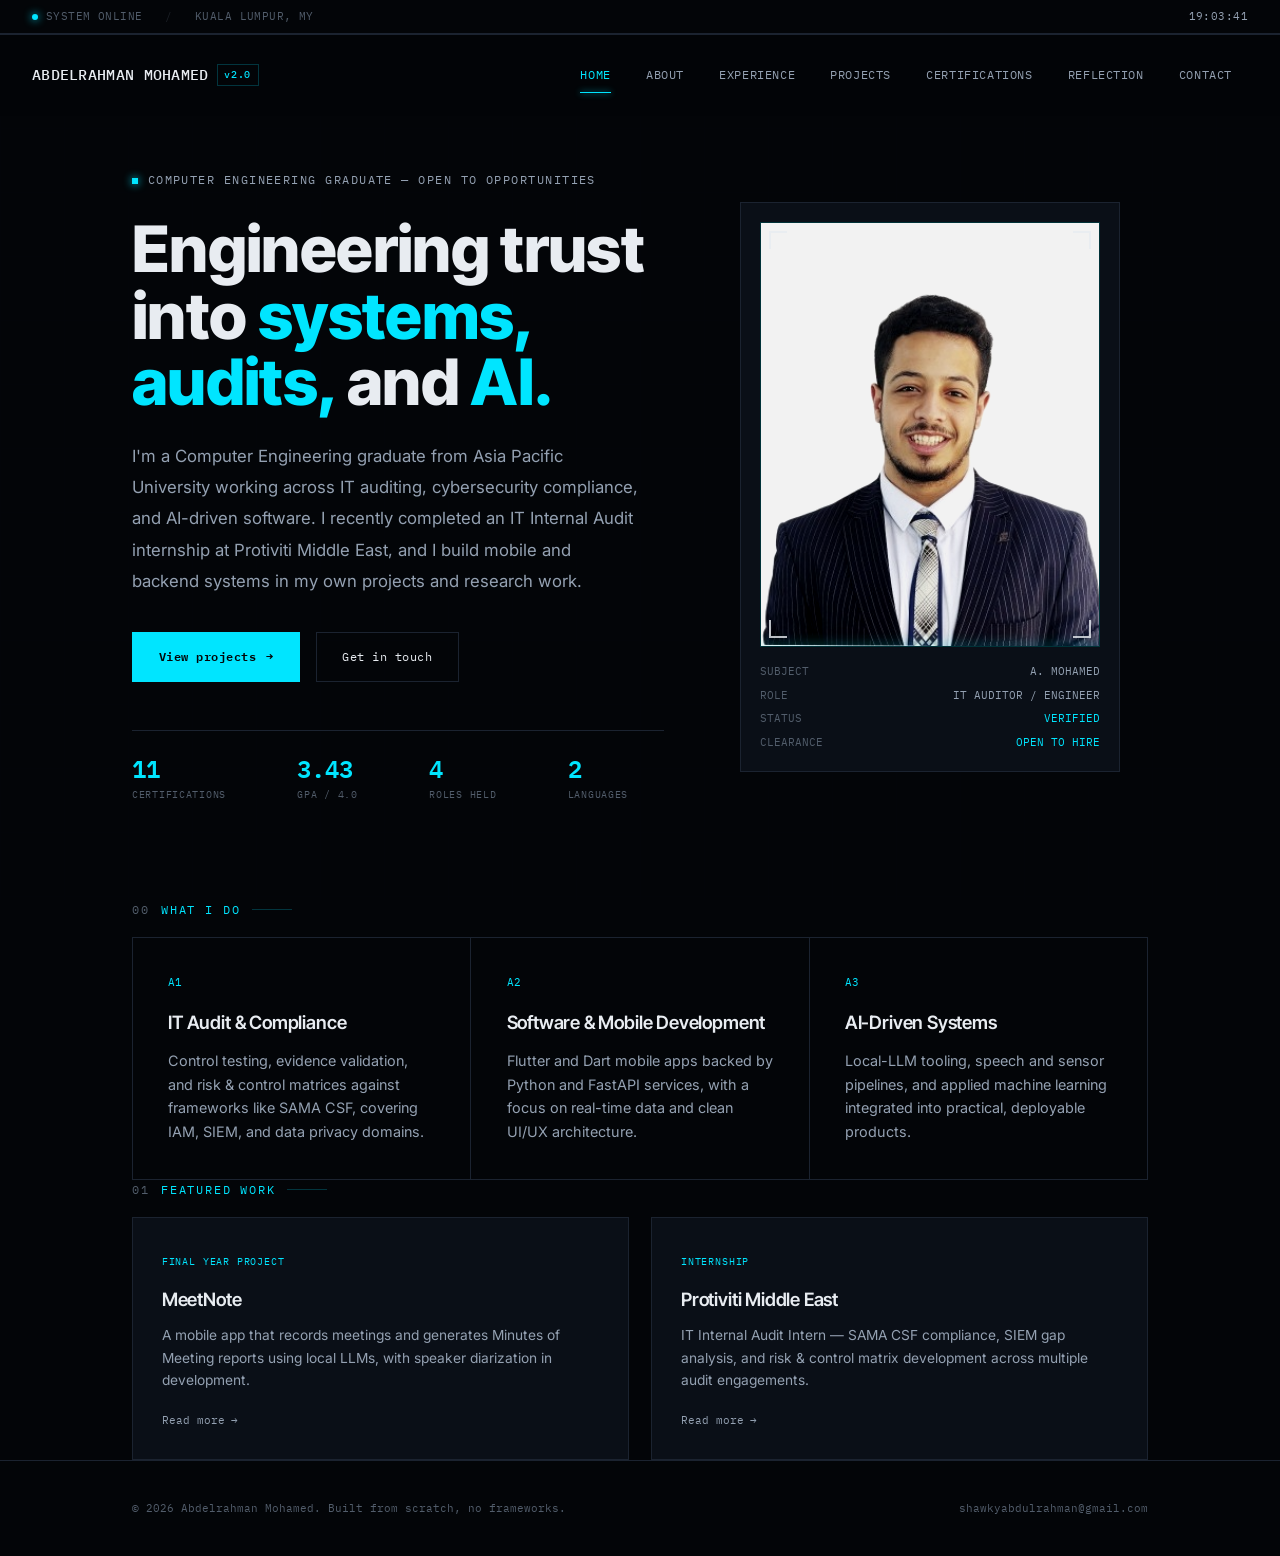
<file: index.html>
<!DOCTYPE html>
<html lang="en">
<head>
<meta charset="UTF-8"/>
<meta name="viewport" content="width=device-width, initial-scale=1.0"/>
<title>Abdelrahman Mohamed — Computer Engineer &amp; IT Auditor</title>
<meta name="description" content="Portfolio of Abdelrahman Mohamed: Computer Engineering graduate, IT auditor, and software developer working across cybersecurity, AI systems, and mobile development."/>
<link rel="stylesheet" href="style.css"/>
<style>
  /* ===== homepage-only styles ===== */

  #hero{
    min-height:calc(100vh - 90px);
    display:grid;
    grid-template-columns:1.1fr 0.9fr;
    align-items:center;
    gap:3rem;
    padding-top:2rem;
    padding-bottom:3rem;
  }

  .hero-kicker{
    font-family:var(--f-mono);
    font-size:0.76rem;
    letter-spacing:0.12em;
    color:var(--ink-mid);
    margin-bottom:1.6rem;
    display:flex;align-items:center;gap:0.6rem;
  }
  .hero-kicker .blink{
    width:6px;height:6px;background:var(--signal);
    box-shadow:0 0 8px var(--signal);
    animation:pulse 2.4s ease-in-out infinite;
  }

  #hero h1{margin-bottom:1.6rem}
  #hero h1 .accent{color:var(--signal)}

  .hero-desc{font-size:1.05rem;color:var(--ink-mid);max-width:46ch;margin-bottom:2.2rem;line-height:1.85}

  .hero-actions{display:flex;gap:1rem;flex-wrap:wrap;margin-bottom:3rem}

  /* metrics row, mono, data-readout style */
  .hero-metrics{
    display:grid;grid-template-columns:repeat(4,auto);
    gap:2.2rem;
    border-top:1px solid var(--line);
    padding-top:1.6rem;
  }
  .metric .num{
    font-family:var(--f-mono);font-size:1.5rem;font-weight:600;
    color:var(--signal);line-height:1;
  }
  .metric .lbl{font-family:var(--f-mono);font-size:0.64rem;letter-spacing:0.07em;color:var(--ink-dim);margin-top:0.4rem;text-transform:uppercase}

  /* ===== SIGNATURE VISUAL: live "system scan" portrait console =====
     A monitoring-readout frame around the portrait: scan-line sweep,
     corner brackets, a live telemetry strip beneath. Reads like a
     system actively profiling the person — ties directly to the
     audit/cybersecurity/AI engineer identity. */
  .scan-console{
    position:relative;
    border:1px solid var(--line);
    background:var(--panel);
    padding:1.2rem;
    max-width:380px;
    margin:0 auto;
  }
  .scan-frame{
    position:relative;
    overflow:hidden;
    aspect-ratio:4/5;
    background:#000;
    border:1px solid var(--line-bright);
  }
  .scan-frame img{
    width:100%;height:100%;object-fit:cover;object-position:center top;
    filter:grayscale(0.35) contrast(1.08) brightness(0.95);
  }
  /* sweeping scan line */
  .scan-line{
    position:absolute;left:0;right:0;height:2px;
    background:linear-gradient(90deg, transparent, var(--signal), transparent);
    box-shadow:0 0 12px var(--signal);
    animation:sweep 3.6s ease-in-out infinite;
    opacity:0.85;
  }
  @keyframes sweep{
    0%{top:0%}
    50%{top:100%}
    100%{top:0%}
  }
  /* corner brackets */
  .corner{position:absolute;width:18px;height:18px;border-color:var(--signal);opacity:0.8}
  .corner.tl{top:8px;left:8px;border-top:2px solid;border-left:2px solid}
  .corner.tr{top:8px;right:8px;border-top:2px solid;border-right:2px solid}
  .corner.bl{bottom:8px;left:8px;border-bottom:2px solid;border-left:2px solid}
  .corner.br{bottom:8px;right:8px;border-bottom:2px solid;border-right:2px solid}

  .scan-readout{
    margin-top:1rem;
    font-family:var(--f-mono);
    font-size:0.66rem;
    color:var(--ink-dim);
    display:flex;flex-direction:column;gap:0.4rem;
  }
  .scan-readout .row{display:flex;justify-content:space-between}
  .scan-readout .row .v{color:var(--ink-mid)}
  .scan-readout .row .v.ok{color:var(--signal)}

  /* ===== "what I do" triad ===== */
  .triad{display:grid;grid-template-columns:repeat(3,1fr);gap:1px;background:var(--line);border:1px solid var(--line)}
  .triad-item{background:var(--void);padding:2.2rem;transition:background 0.25s}
  .triad-item:hover{background:var(--panel)}
  .triad-num{font-family:var(--f-mono);font-size:0.7rem;color:var(--signal);margin-bottom:1rem;display:block}
  .triad-item h3{margin-bottom:0.7rem}
  .triad-item p{font-size:0.9rem}

  /* ===== featured work strip ===== */
  .feat-grid{display:grid;grid-template-columns:1fr 1fr;gap:1.4rem}
  .feat-card{
    border:1px solid var(--line);background:var(--panel);
    padding:1.8rem;text-decoration:none;color:inherit;
    display:block;transition:border-color 0.25s, transform 0.25s;
    position:relative;overflow:hidden;
  }
  .feat-card:hover{border-color:var(--line-bright);transform:translateY(-3px)}
  .feat-tag{font-family:var(--f-mono);font-size:0.64rem;letter-spacing:0.08em;color:var(--signal);text-transform:uppercase}
  .feat-card h3{margin:0.7rem 0 0.6rem}
  .feat-card p{font-size:0.86rem}
  .feat-link{
    font-family:var(--f-mono);font-size:0.7rem;color:var(--ink-mid);
    margin-top:1.2rem;display:flex;align-items:center;gap:0.4rem;
  }
  .feat-card:hover .feat-link{color:var(--signal)}

  @media (max-width:860px){
    #hero{grid-template-columns:1fr;padding-top:1rem}
    .hero-metrics{grid-template-columns:repeat(2,auto);row-gap:1.4rem}
    .triad{grid-template-columns:1fr}
    .feat-grid{grid-template-columns:1fr}
    .scan-console{order:-1;max-width:300px}
  }
</style>
</head>
<body>

<div id="statusbar">
  <div class="sb-left">
    <span><span class="sb-dot"></span>SYSTEM ONLINE</span>
    <span class="sep">/</span>
    <span>KUALA LUMPUR, MY</span>
  </div>
  <div class="sb-right">
    <span id="sb-clock" class="sb-clock">00:00:00</span>
  </div>
</div>
<div id="progress-rail"><div id="progress-fill"></div></div>

<header>
  <a href="index.html" class="brand">ABDELRAHMAN MOHAMED<span class="brand-tag">v2.0</span></a>
  <button class="nav-toggle" aria-label="Toggle navigation"><span></span><span></span><span></span></button>
  <nav class="primary">
    <a href="index.html">Home</a>
    <a href="about.html">About</a>
    <a href="experience.html">Experience</a>
    <a href="projects.html">Projects</a>
    <a href="certifications.html">Certifications</a>
    <a href="reflection.html">Reflection</a>
    <a href="contact.html">Contact</a>
  </nav>
</header>

<main>

  <section id="hero" class="wrap">
    <div>
      <div class="hero-kicker"><span class="blink"></span>COMPUTER ENGINEERING GRADUATE — OPEN TO OPPORTUNITIES</div>
      <h1>Engineering trust into <span class="accent">systems, audits,</span> and <span class="accent">AI.</span></h1>
      <p class="hero-desc">I'm a Computer Engineering graduate from Asia Pacific University working across IT auditing, cybersecurity compliance, and AI-driven software. I recently completed an IT Internal Audit internship at Protiviti Middle East, and I build mobile and backend systems in my own projects and research work.</p>
      <div class="hero-actions">
        <a href="projects.html" class="btn btn-fill">View projects <span class="btn-arrow">&rarr;</span></a>
        <a href="contact.html" class="btn btn-line">Get in touch</a>
      </div>
      <div class="hero-metrics">
        <div class="metric"><div class="num" data-count="11">0</div><div class="lbl">Certifications</div></div>
        <div class="metric"><div class="num" data-count="3.43">0</div><div class="lbl">GPA / 4.0</div></div>
        <div class="metric"><div class="num" data-count="4">0</div><div class="lbl">Roles held</div></div>
        <div class="metric"><div class="num" data-count="2">0</div><div class="lbl">Languages</div></div>
      </div>
    </div>

    <div class="scan-console">
      <div class="scan-frame">
        <img src="portrait.png" alt="Portrait of Abdelrahman Mohamed"/>
        <div class="scan-line"></div>
        <div class="corner tl"></div>
        <div class="corner tr"></div>
        <div class="corner bl"></div>
        <div class="corner br"></div>
      </div>
      <div class="scan-readout">
        <div class="row"><span>SUBJECT</span><span class="v">A. MOHAMED</span></div>
        <div class="row"><span>ROLE</span><span class="v">IT AUDITOR / ENGINEER</span></div>
        <div class="row"><span>STATUS</span><span class="v ok">VERIFIED</span></div>
        <div class="row"><span>CLEARANCE</span><span class="v ok">OPEN TO HIRE</span></div>
      </div>
    </div>
  </section>

  <section class="wrap">
    <div class="eyebrow"><span class="idx">00</span> WHAT I DO</div>
    <div class="triad rv">
      <div class="triad-item">
        <span class="triad-num">A1</span>
        <h3>IT Audit &amp; Compliance</h3>
        <p>Control testing, evidence validation, and risk &amp; control matrices against frameworks like SAMA CSF, covering IAM, SIEM, and data privacy domains.</p>
      </div>
      <div class="triad-item">
        <span class="triad-num">A2</span>
        <h3>Software &amp; Mobile Development</h3>
        <p>Flutter and Dart mobile apps backed by Python and FastAPI services, with a focus on real-time data and clean UI/UX architecture.</p>
      </div>
      <div class="triad-item">
        <span class="triad-num">A3</span>
        <h3>AI-Driven Systems</h3>
        <p>Local-LLM tooling, speech and sensor pipelines, and applied machine learning integrated into practical, deployable products.</p>
      </div>
    </div>
  </section>

  <section class="wrap">
    <div class="eyebrow"><span class="idx">01</span> FEATURED WORK</div>
    <div class="feat-grid rv">
      <a href="projects.html#meetnote" class="feat-card">
        <span class="feat-tag">Final Year Project</span>
        <h3>MeetNote</h3>
        <p>A mobile app that records meetings and generates Minutes of Meeting reports using local LLMs, with speaker diarization in development.</p>
        <div class="feat-link">Read more <span class="btn-arrow">&rarr;</span></div>
      </a>
      <a href="experience.html#protiviti" class="feat-card">
        <span class="feat-tag">Internship</span>
        <h3>Protiviti Middle East</h3>
        <p>IT Internal Audit Intern — SAMA CSF compliance, SIEM gap analysis, and risk &amp; control matrix development across multiple audit engagements.</p>
        <div class="feat-link">Read more <span class="btn-arrow">&rarr;</span></div>
      </a>
    </div>
  </section>

</main>

<footer>
  <div class="wrap">
    <span>&copy; 2026 Abdelrahman Mohamed. Built from scratch, no frameworks.</span>
    <a href="mailto:shawkyabdulrahman@gmail.com">shawkyabdulrahman@gmail.com</a>
  </div>
</footer>

<script src="site.js"></script>
</body>
</html>
</file>
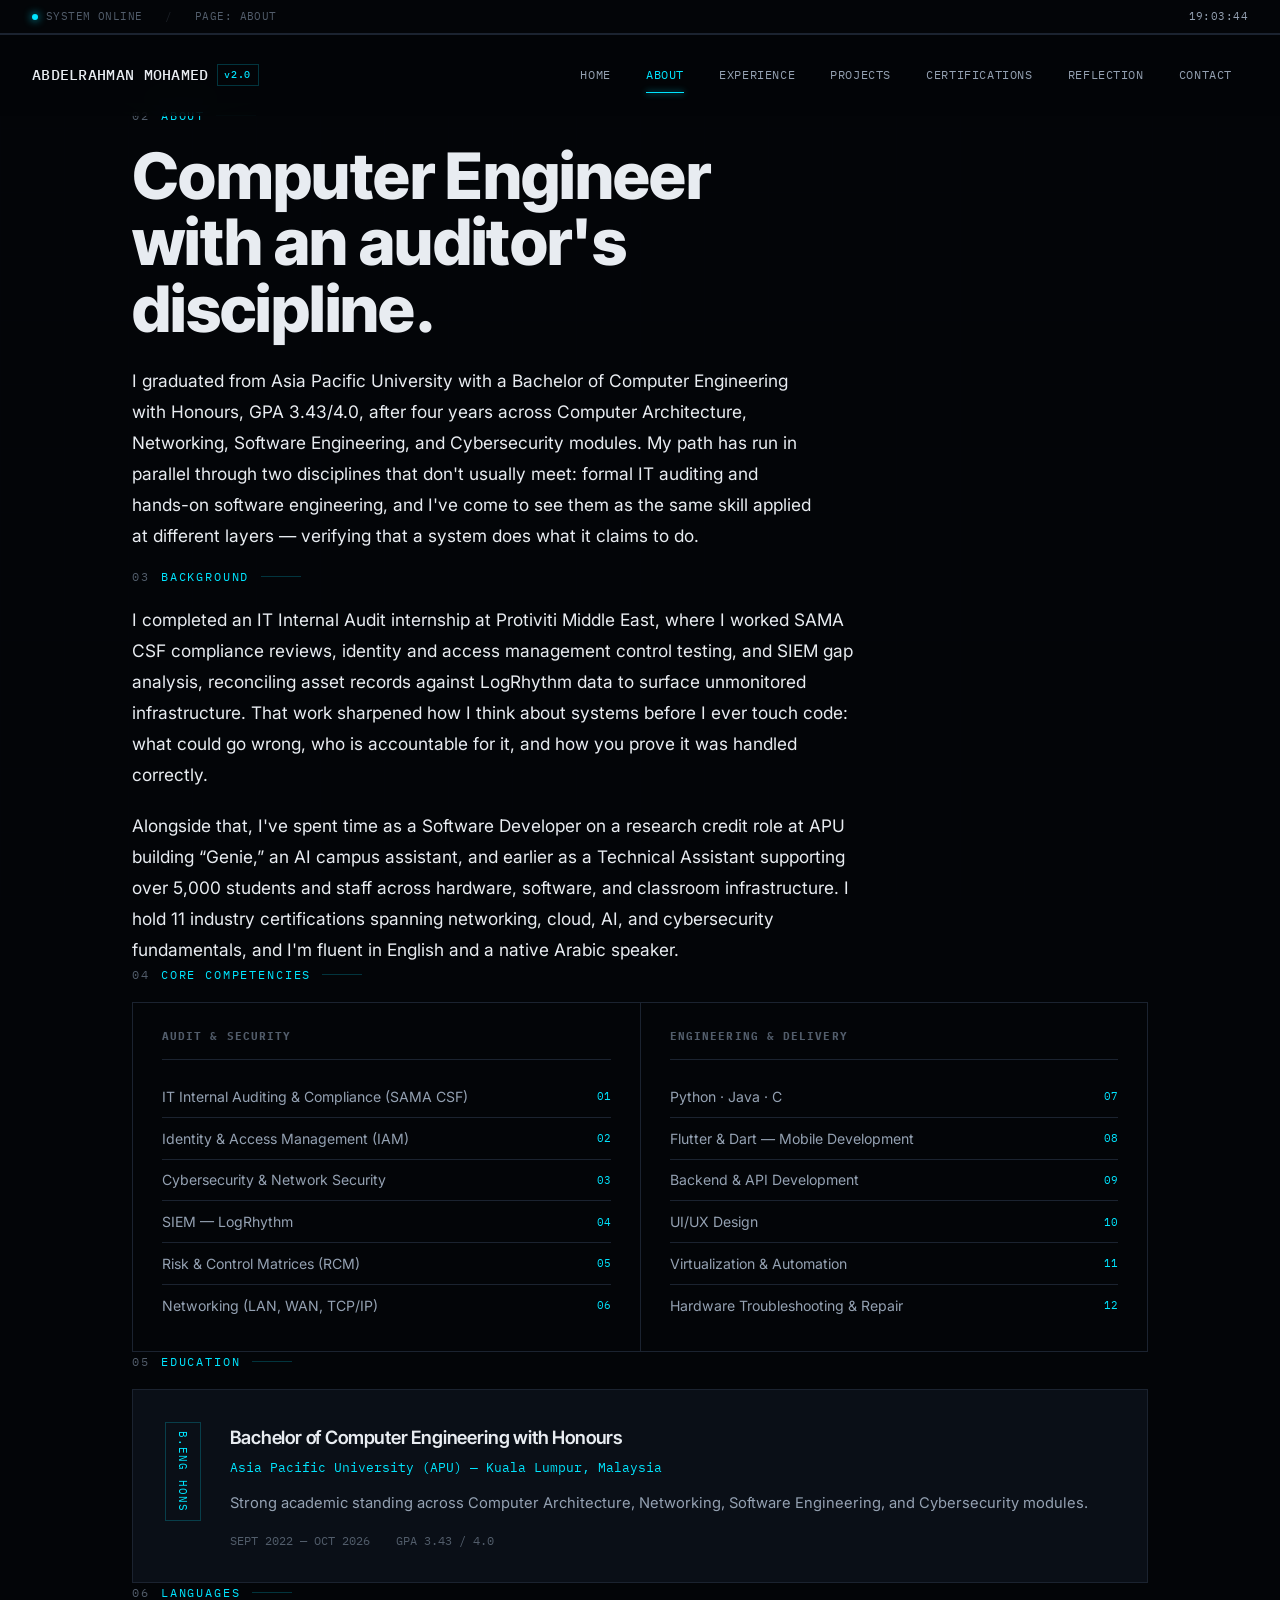
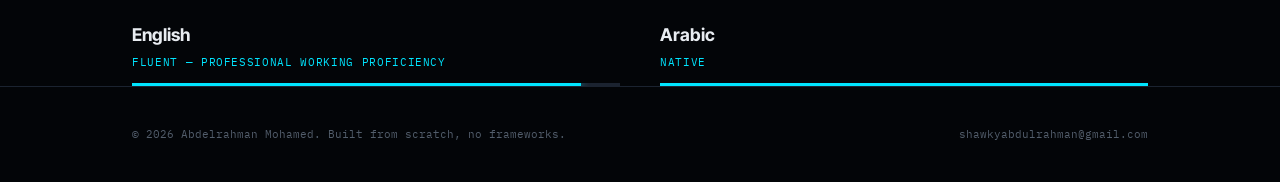
<file: about.html>
<!DOCTYPE html>
<html lang="en">
<head>
<meta charset="UTF-8"/>
<meta name="viewport" content="width=device-width, initial-scale=1.0"/>
<title>About — Abdelrahman Mohamed</title>
<link rel="stylesheet" href="style.css"/>
<style>
  .about-hero{padding-top:1rem;padding-bottom:1rem}
  .about-hero h1{max-width:14ch}

  .skill-board{display:grid;grid-template-columns:repeat(2,1fr);gap:0;border:1px solid var(--line)}
  .skill-col{padding:1.6rem 1.8rem;border-left:1px solid var(--line)}
  .skill-col:first-child{border-left:none}
  .skill-col h4{
    font-family:var(--f-mono);font-size:0.68rem;letter-spacing:0.1em;
    color:var(--ink-dim);text-transform:uppercase;margin-bottom:1rem;
    padding-bottom:0.8rem;border-bottom:1px solid var(--line);
  }
  .skill-row{
    display:flex;justify-content:space-between;align-items:center;
    padding:0.55rem 0;font-size:0.88rem;color:var(--ink-mid);
    border-bottom:1px solid var(--line);
  }
  .skill-row:last-child{border-bottom:none}
  .skill-row .tick{font-family:var(--f-mono);color:var(--signal);font-size:0.7rem}

  .lang-row{display:flex;gap:2.5rem;margin-top:0.5rem}
  .lang-item{flex:1}
  .lang-item .name{font-family:var(--f-display);font-weight:700;font-size:1.1rem}
  .lang-item .level{font-family:var(--f-mono);font-size:0.68rem;color:var(--signal);text-transform:uppercase;letter-spacing:0.06em;margin-top:0.3rem}
  .lang-bar{height:3px;background:var(--line);margin-top:0.7rem;position:relative;overflow:hidden}
  .lang-bar i{position:absolute;left:0;top:0;bottom:0;background:var(--signal);box-shadow:0 0 8px var(--signal)}

  .edu-block{
    border:1px solid var(--line);background:var(--panel);
    padding:2rem;display:grid;grid-template-columns:auto 1fr;gap:1.8rem;
  }
  .edu-mark{
    font-family:var(--f-mono);font-size:0.7rem;color:var(--signal);
    border:1px solid var(--line-bright);padding:0.5rem;height:fit-content;
    writing-mode:vertical-rl;text-orientation:mixed;letter-spacing:0.1em;
  }
  .edu-block h3{margin-bottom:0.3rem}
  .edu-block .school{color:var(--signal);font-family:var(--f-mono);font-size:0.8rem;margin-bottom:0.8rem}
  .edu-block .meta-row{display:flex;gap:1.6rem;flex-wrap:wrap;font-family:var(--f-mono);font-size:0.72rem;color:var(--ink-dim);margin-top:1rem}

  @media (max-width:860px){
    .skill-board{grid-template-columns:1fr}
    .skill-col{border-left:none;border-top:1px solid var(--line)}
    .skill-col:first-child{border-top:none}
    .lang-row{flex-direction:column;gap:1.4rem}
    .edu-block{grid-template-columns:1fr}
    .edu-mark{writing-mode:horizontal-tb}
  }
</style>
</head>
<body>

<div id="statusbar">
  <div class="sb-left">
    <span><span class="sb-dot"></span>SYSTEM ONLINE</span>
    <span class="sep">/</span>
    <span>PAGE: ABOUT</span>
  </div>
  <div class="sb-right"><span id="sb-clock" class="sb-clock">00:00:00</span></div>
</div>
<div id="progress-rail"><div id="progress-fill"></div></div>

<header>
  <a href="index.html" class="brand">ABDELRAHMAN MOHAMED<span class="brand-tag">v2.0</span></a>
  <button class="nav-toggle" aria-label="Toggle navigation"><span></span><span></span><span></span></button>
  <nav class="primary">
    <a href="index.html">Home</a>
    <a href="about.html">About</a>
    <a href="experience.html">Experience</a>
    <a href="projects.html">Projects</a>
    <a href="certifications.html">Certifications</a>
    <a href="reflection.html">Reflection</a>
    <a href="contact.html">Contact</a>
  </nav>
</header>

<main>

  <section class="wrap about-hero">
    <div class="eyebrow"><span class="idx">02</span> ABOUT</div>
    <h1>Computer Engineer with an auditor's discipline.</h1>
    <p class="lead" style="max-width:62ch;margin-top:1.4rem">
      I graduated from Asia Pacific University with a Bachelor of Computer Engineering with Honours, GPA 3.43/4.0, after four years across Computer Architecture, Networking, Software Engineering, and Cybersecurity modules. My path has run in parallel through two disciplines that don't usually meet: formal IT auditing and hands-on software engineering, and I've come to see them as the same skill applied at different layers — verifying that a system does what it claims to do.
    </p>
  </section>

  <section class="wrap">
    <div class="eyebrow"><span class="idx">03</span> BACKGROUND</div>
    <p class="lead" style="max-width:66ch">
      I completed an IT Internal Audit internship at Protiviti Middle East, where I worked SAMA CSF compliance reviews, identity and access management control testing, and SIEM gap analysis, reconciling asset records against LogRhythm data to surface unmonitored infrastructure. That work sharpened how I think about systems before I ever touch code: what could go wrong, who is accountable for it, and how you prove it was handled correctly.
    </p>
    <p class="lead" style="max-width:66ch;margin-top:1.2rem">
      Alongside that, I've spent time as a Software Developer on a research credit role at APU building &ldquo;Genie,&rdquo; an AI campus assistant, and earlier as a Technical Assistant supporting over 5,000 students and staff across hardware, software, and classroom infrastructure. I hold 11 industry certifications spanning networking, cloud, AI, and cybersecurity fundamentals, and I'm fluent in English and a native Arabic speaker.
    </p>
  </section>

  <section class="wrap">
    <div class="eyebrow"><span class="idx">04</span> CORE COMPETENCIES</div>
    <div class="skill-board rv">
      <div class="skill-col">
        <h4>Audit &amp; Security</h4>
        <div class="skill-row"><span>IT Internal Auditing &amp; Compliance (SAMA CSF)</span><span class="tick">01</span></div>
        <div class="skill-row"><span>Identity &amp; Access Management (IAM)</span><span class="tick">02</span></div>
        <div class="skill-row"><span>Cybersecurity &amp; Network Security</span><span class="tick">03</span></div>
        <div class="skill-row"><span>SIEM — LogRhythm</span><span class="tick">04</span></div>
        <div class="skill-row"><span>Risk &amp; Control Matrices (RCM)</span><span class="tick">05</span></div>
        <div class="skill-row"><span>Networking (LAN, WAN, TCP/IP)</span><span class="tick">06</span></div>
      </div>
      <div class="skill-col">
        <h4>Engineering &amp; Delivery</h4>
        <div class="skill-row"><span>Python &middot; Java &middot; C</span><span class="tick">07</span></div>
        <div class="skill-row"><span>Flutter &amp; Dart — Mobile Development</span><span class="tick">08</span></div>
        <div class="skill-row"><span>Backend &amp; API Development</span><span class="tick">09</span></div>
        <div class="skill-row"><span>UI/UX Design</span><span class="tick">10</span></div>
        <div class="skill-row"><span>Virtualization &amp; Automation</span><span class="tick">11</span></div>
        <div class="skill-row"><span>Hardware Troubleshooting &amp; Repair</span><span class="tick">12</span></div>
      </div>
    </div>
  </section>

  <section class="wrap">
    <div class="eyebrow"><span class="idx">05</span> EDUCATION</div>
    <div class="edu-block rv">
      <div class="edu-mark">B.ENG HONS</div>
      <div>
        <h3>Bachelor of Computer Engineering with Honours</h3>
        <div class="school">Asia Pacific University (APU) — Kuala Lumpur, Malaysia</div>
        <p style="font-size:0.92rem">Strong academic standing across Computer Architecture, Networking, Software Engineering, and Cybersecurity modules.</p>
        <div class="meta-row">
          <span>SEPT 2022 — OCT 2026</span>
          <span>GPA 3.43 / 4.0</span>
        </div>
      </div>
    </div>
  </section>

  <section class="wrap">
    <div class="eyebrow"><span class="idx">06</span> LANGUAGES</div>
    <div class="lang-row rv">
      <div class="lang-item">
        <div class="name">English</div>
        <div class="level">Fluent — Professional Working Proficiency</div>
        <div class="lang-bar"><i style="width:92%"></i></div>
      </div>
      <div class="lang-item">
        <div class="name">Arabic</div>
        <div class="level">Native</div>
        <div class="lang-bar"><i style="width:100%"></i></div>
      </div>
    </div>
  </section>

</main>

<footer>
  <div class="wrap">
    <span>&copy; 2026 Abdelrahman Mohamed. Built from scratch, no frameworks.</span>
    <a href="mailto:shawkyabdulrahman@gmail.com">shawkyabdulrahman@gmail.com</a>
  </div>
</footer>

<script src="site.js"></script>
</body>
</html>
</file>
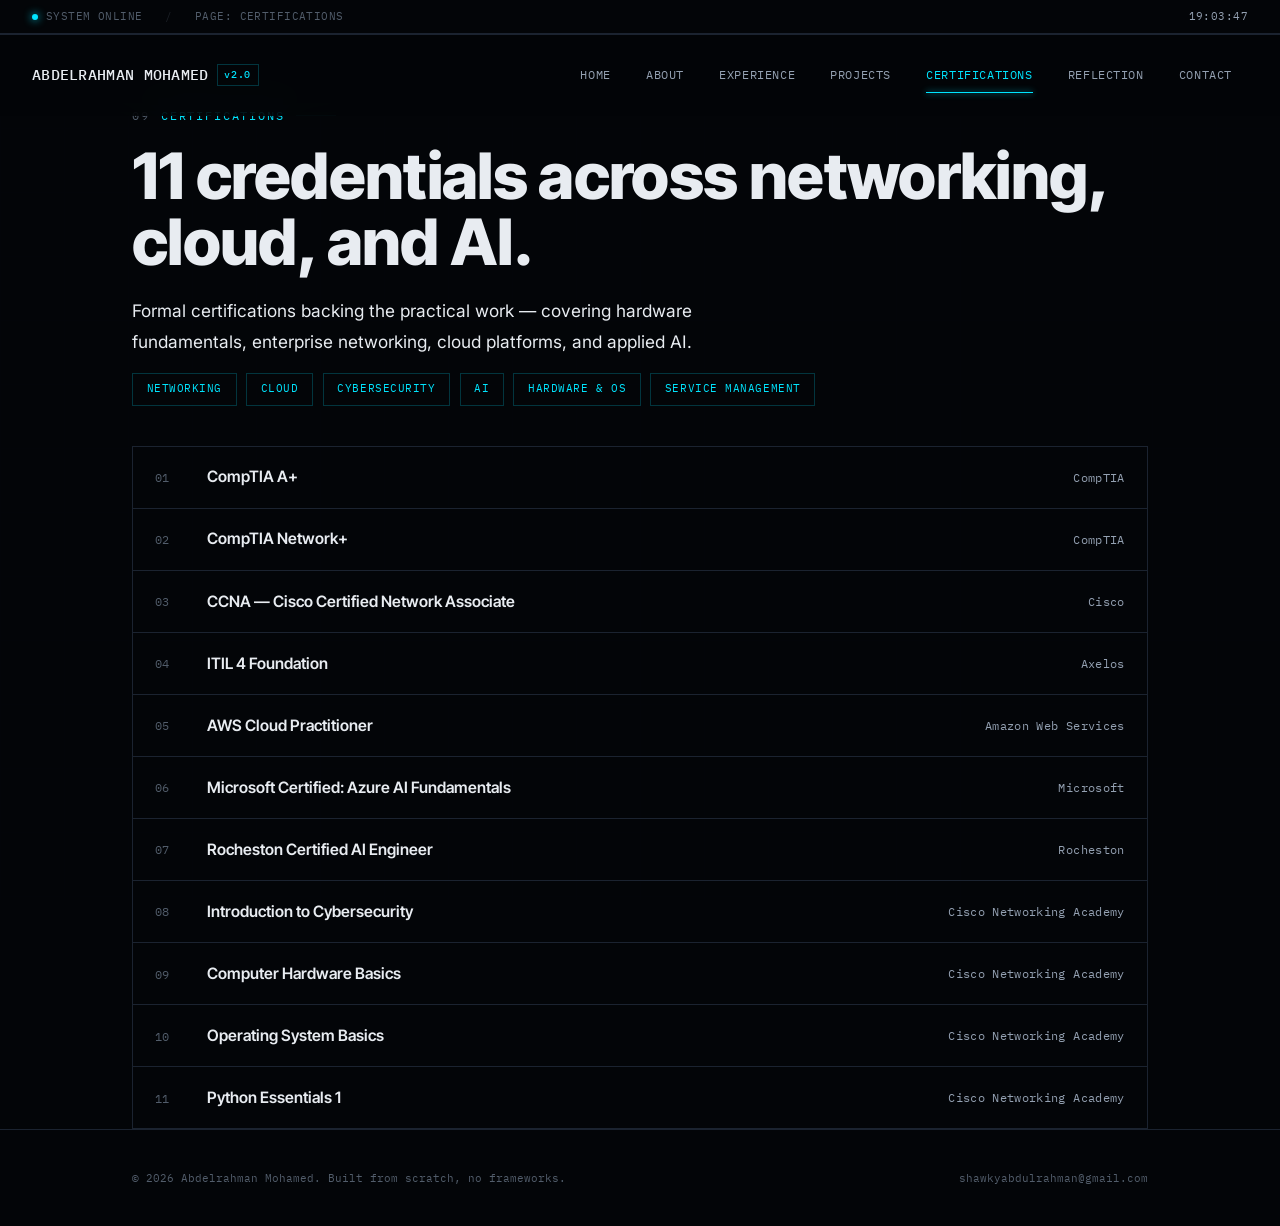
<file: certifications.html>
<!DOCTYPE html>
<html lang="en">
<head>
<meta charset="UTF-8"/>
<meta name="viewport" content="width=device-width, initial-scale=1.0"/>
<title>Certifications — Abdelrahman Mohamed</title>
<link rel="stylesheet" href="style.css"/>
<style>
  .cert-hero{padding-top:1rem;padding-bottom:1rem}

  .cert-table{border:1px solid var(--line)}
  .cert-row{
    display:grid;grid-template-columns:3.2rem 1fr 12rem;
    align-items:center;
    border-bottom:1px solid var(--line);
    padding:1.1rem 1.4rem;
    transition:background 0.2s;
  }
  .cert-row:last-child{border-bottom:none}
  .cert-row:hover{background:var(--panel)}
  .cert-row .ci{font-family:var(--f-mono);font-size:0.78rem;color:var(--ink-dim)}
  .cert-row .cname{font-family:var(--f-display);font-weight:600;font-size:0.98rem}
  .cert-row .cissuer{font-family:var(--f-mono);font-size:0.72rem;color:var(--ink-mid);text-align:right;letter-spacing:0.03em}

  .cert-cats{display:flex;gap:0.6rem;flex-wrap:wrap;margin-bottom:2.5rem}
  .cat-chip{
    font-family:var(--f-mono);font-size:0.68rem;letter-spacing:0.05em;
    padding:0.4rem 0.85rem;border:1px solid var(--line-bright);color:var(--signal);
    text-transform:uppercase;
  }

  @media (max-width:680px){
    .cert-row{grid-template-columns:2.4rem 1fr;row-gap:0.3rem}
    .cert-row .cissuer{grid-column:2;text-align:left;order:3}
  }
</style>
</head>
<body>

<div id="statusbar">
  <div class="sb-left">
    <span><span class="sb-dot"></span>SYSTEM ONLINE</span>
    <span class="sep">/</span>
    <span>PAGE: CERTIFICATIONS</span>
  </div>
  <div class="sb-right"><span id="sb-clock" class="sb-clock">00:00:00</span></div>
</div>
<div id="progress-rail"><div id="progress-fill"></div></div>

<header>
  <a href="index.html" class="brand">ABDELRAHMAN MOHAMED<span class="brand-tag">v2.0</span></a>
  <button class="nav-toggle" aria-label="Toggle navigation"><span></span><span></span><span></span></button>
  <nav class="primary">
    <a href="index.html">Home</a>
    <a href="about.html">About</a>
    <a href="experience.html">Experience</a>
    <a href="projects.html">Projects</a>
    <a href="certifications.html">Certifications</a>
    <a href="reflection.html">Reflection</a>
    <a href="contact.html">Contact</a>
  </nav>
</header>

<main>

  <section class="wrap cert-hero">
    <div class="eyebrow"><span class="idx">09</span> CERTIFICATIONS</div>
    <h1>11 credentials across networking, cloud, and AI.</h1>
    <p class="lead" style="max-width:60ch;margin-top:1.2rem">
      Formal certifications backing the practical work — covering hardware fundamentals, enterprise networking, cloud platforms, and applied AI.
    </p>
  </section>

  <section class="wrap">
    <div class="cert-cats rv">
      <span class="cat-chip">Networking</span>
      <span class="cat-chip">Cloud</span>
      <span class="cat-chip">Cybersecurity</span>
      <span class="cat-chip">AI</span>
      <span class="cat-chip">Hardware &amp; OS</span>
      <span class="cat-chip">Service Management</span>
    </div>

    <div class="cert-table rv">
      <div class="cert-row"><span class="ci">01</span><span class="cname">CompTIA A+</span><span class="cissuer">CompTIA</span></div>
      <div class="cert-row"><span class="ci">02</span><span class="cname">CompTIA Network+</span><span class="cissuer">CompTIA</span></div>
      <div class="cert-row"><span class="ci">03</span><span class="cname">CCNA — Cisco Certified Network Associate</span><span class="cissuer">Cisco</span></div>
      <div class="cert-row"><span class="ci">04</span><span class="cname">ITIL 4 Foundation</span><span class="cissuer">Axelos</span></div>
      <div class="cert-row"><span class="ci">05</span><span class="cname">AWS Cloud Practitioner</span><span class="cissuer">Amazon Web Services</span></div>
      <div class="cert-row"><span class="ci">06</span><span class="cname">Microsoft Certified: Azure AI Fundamentals</span><span class="cissuer">Microsoft</span></div>
      <div class="cert-row"><span class="ci">07</span><span class="cname">Rocheston Certified AI Engineer</span><span class="cissuer">Rocheston</span></div>
      <div class="cert-row"><span class="ci">08</span><span class="cname">Introduction to Cybersecurity</span><span class="cissuer">Cisco Networking Academy</span></div>
      <div class="cert-row"><span class="ci">09</span><span class="cname">Computer Hardware Basics</span><span class="cissuer">Cisco Networking Academy</span></div>
      <div class="cert-row"><span class="ci">10</span><span class="cname">Operating System Basics</span><span class="cissuer">Cisco Networking Academy</span></div>
      <div class="cert-row"><span class="ci">11</span><span class="cname">Python Essentials 1</span><span class="cissuer">Cisco Networking Academy</span></div>
    </div>
  </section>

</main>

<footer>
  <div class="wrap">
    <span>&copy; 2026 Abdelrahman Mohamed. Built from scratch, no frameworks.</span>
    <a href="mailto:shawkyabdulrahman@gmail.com">shawkyabdulrahman@gmail.com</a>
  </div>
</footer>

<script src="site.js"></script>
</body>
</html>
</file>
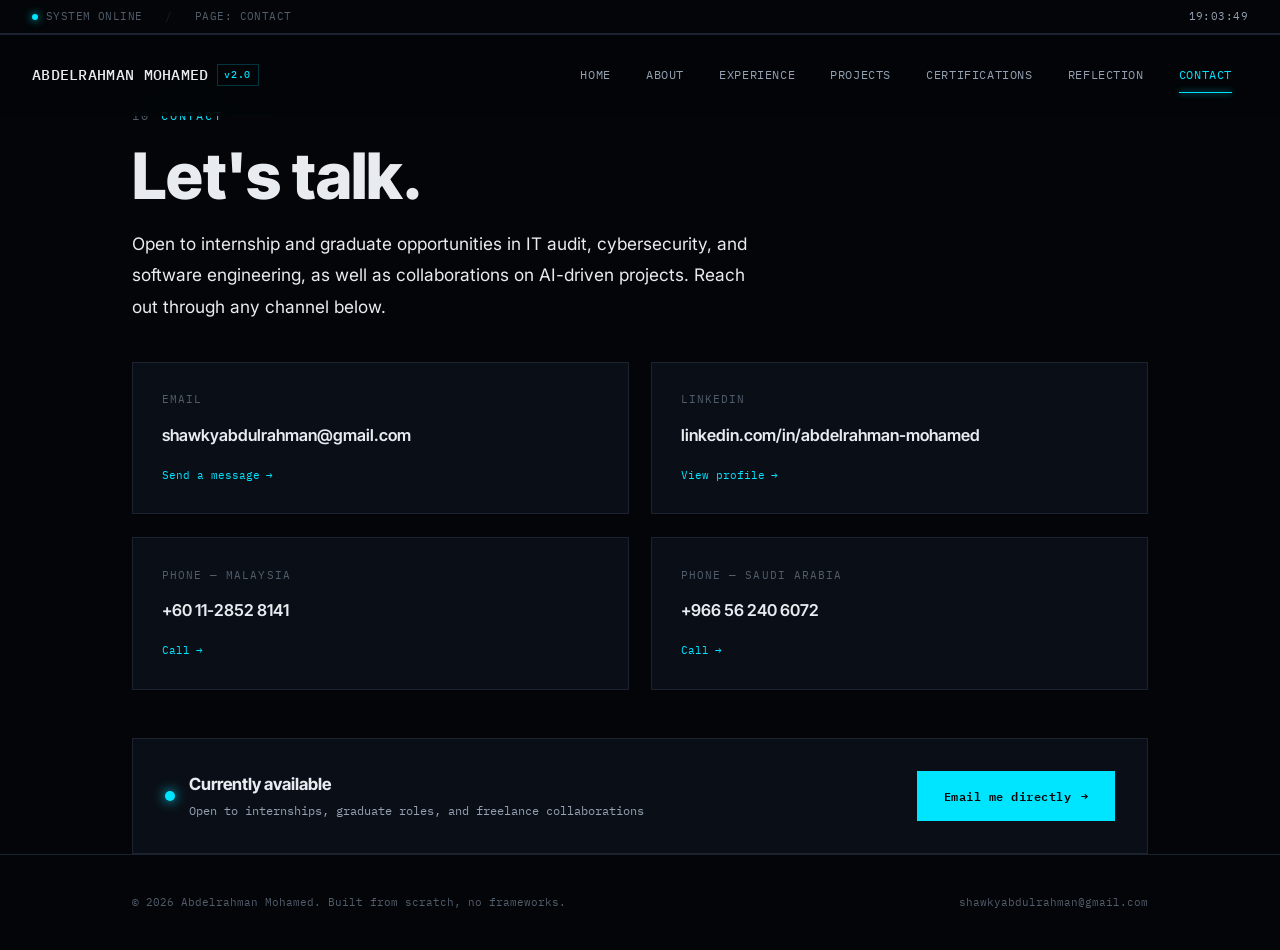
<file: contact.html>
<!DOCTYPE html>
<html lang="en">
<head>
<meta charset="UTF-8"/>
<meta name="viewport" content="width=device-width, initial-scale=1.0"/>
<title>Contact — Abdelrahman Mohamed</title>
<link rel="stylesheet" href="style.css"/>
<style>
  .contact-hero{padding-top:1rem}

  .contact-grid{display:grid;grid-template-columns:1fr 1fr;gap:1.4rem;margin-top:2.5rem}
  .channel{
    border:1px solid var(--line);background:var(--panel);
    padding:1.8rem;text-decoration:none;color:inherit;
    display:flex;flex-direction:column;gap:0.8rem;
    transition:border-color 0.25s, transform 0.25s;
  }
  .channel:hover{border-color:var(--line-bright);transform:translateY(-3px)}
  .channel .clabel{font-family:var(--f-mono);font-size:0.66rem;letter-spacing:0.1em;color:var(--ink-dim);text-transform:uppercase}
  .channel .cvalue{font-family:var(--f-display);font-weight:600;font-size:1.02rem;word-break:break-word}
  .channel .ccta{font-family:var(--f-mono);font-size:0.7rem;color:var(--signal);display:flex;align-items:center;gap:0.4rem;margin-top:0.3rem}

  .avail-panel{
    margin-top:3rem;border:1px solid var(--line);background:var(--panel);
    padding:2rem;display:flex;justify-content:space-between;align-items:center;flex-wrap:wrap;gap:1.4rem;
  }
  .avail-left{display:flex;align-items:center;gap:0.9rem}
  .avail-dot{width:10px;height:10px;border-radius:50%;background:var(--signal);box-shadow:0 0 12px var(--signal);animation:pulse 2.4s ease-in-out infinite}
  .avail-text .t1{font-family:var(--f-display);font-weight:700;font-size:1.05rem}
  .avail-text .t2{font-family:var(--f-mono);font-size:0.74rem;color:var(--ink-mid);margin-top:0.2rem}

  @media (max-width:680px){
    .contact-grid{grid-template-columns:1fr}
    .avail-panel{flex-direction:column;align-items:flex-start}
  }
</style>
</head>
<body>

<div id="statusbar">
  <div class="sb-left">
    <span><span class="sb-dot"></span>SYSTEM ONLINE</span>
    <span class="sep">/</span>
    <span>PAGE: CONTACT</span>
  </div>
  <div class="sb-right"><span id="sb-clock" class="sb-clock">00:00:00</span></div>
</div>
<div id="progress-rail"><div id="progress-fill"></div></div>

<header>
  <a href="index.html" class="brand">ABDELRAHMAN MOHAMED<span class="brand-tag">v2.0</span></a>
  <button class="nav-toggle" aria-label="Toggle navigation"><span></span><span></span><span></span></button>
  <nav class="primary">
    <a href="index.html">Home</a>
    <a href="about.html">About</a>
    <a href="experience.html">Experience</a>
    <a href="projects.html">Projects</a>
    <a href="certifications.html">Certifications</a>
    <a href="reflection.html">Reflection</a>
    <a href="contact.html">Contact</a>
  </nav>
</header>

<main>

  <section class="wrap contact-hero">
    <div class="eyebrow"><span class="idx">10</span> CONTACT</div>
    <h1>Let's talk.</h1>
    <p class="lead" style="max-width:58ch;margin-top:1.2rem">
      Open to internship and graduate opportunities in IT audit, cybersecurity, and software engineering, as well as collaborations on AI-driven projects. Reach out through any channel below.
    </p>

    <div class="contact-grid rv">
      <a href="mailto:shawkyabdulrahman@gmail.com" class="channel">
        <span class="clabel">Email</span>
        <span class="cvalue">shawkyabdulrahman@gmail.com</span>
        <span class="ccta">Send a message <span class="btn-arrow">&rarr;</span></span>
      </a>
      <a href="https://linkedin.com/in/abdelrahman-mohamed-43296b21b" target="_blank" rel="noopener" class="channel">
        <span class="clabel">LinkedIn</span>
        <span class="cvalue">linkedin.com/in/abdelrahman-mohamed</span>
        <span class="ccta">View profile <span class="btn-arrow">&rarr;</span></span>
      </a>
      <a href="tel:+601128528141" class="channel">
        <span class="clabel">Phone — Malaysia</span>
        <span class="cvalue">+60 11-2852 8141</span>
        <span class="ccta">Call <span class="btn-arrow">&rarr;</span></span>
      </a>
      <a href="tel:+966562406072" class="channel">
        <span class="clabel">Phone — Saudi Arabia</span>
        <span class="cvalue">+966 56 240 6072</span>
        <span class="ccta">Call <span class="btn-arrow">&rarr;</span></span>
      </a>
    </div>

    <div class="avail-panel rv">
      <div class="avail-left">
        <span class="avail-dot"></span>
        <div class="avail-text">
          <div class="t1">Currently available</div>
          <div class="t2">Open to internships, graduate roles, and freelance collaborations</div>
        </div>
      </div>
      <a href="mailto:shawkyabdulrahman@gmail.com" class="btn btn-fill">Email me directly <span class="btn-arrow">&rarr;</span></a>
    </div>
  </section>

</main>

<footer>
  <div class="wrap">
    <span>&copy; 2026 Abdelrahman Mohamed. Built from scratch, no frameworks.</span>
    <a href="mailto:shawkyabdulrahman@gmail.com">shawkyabdulrahman@gmail.com</a>
  </div>
</footer>

<script src="site.js"></script>
</body>
</html>
</file>
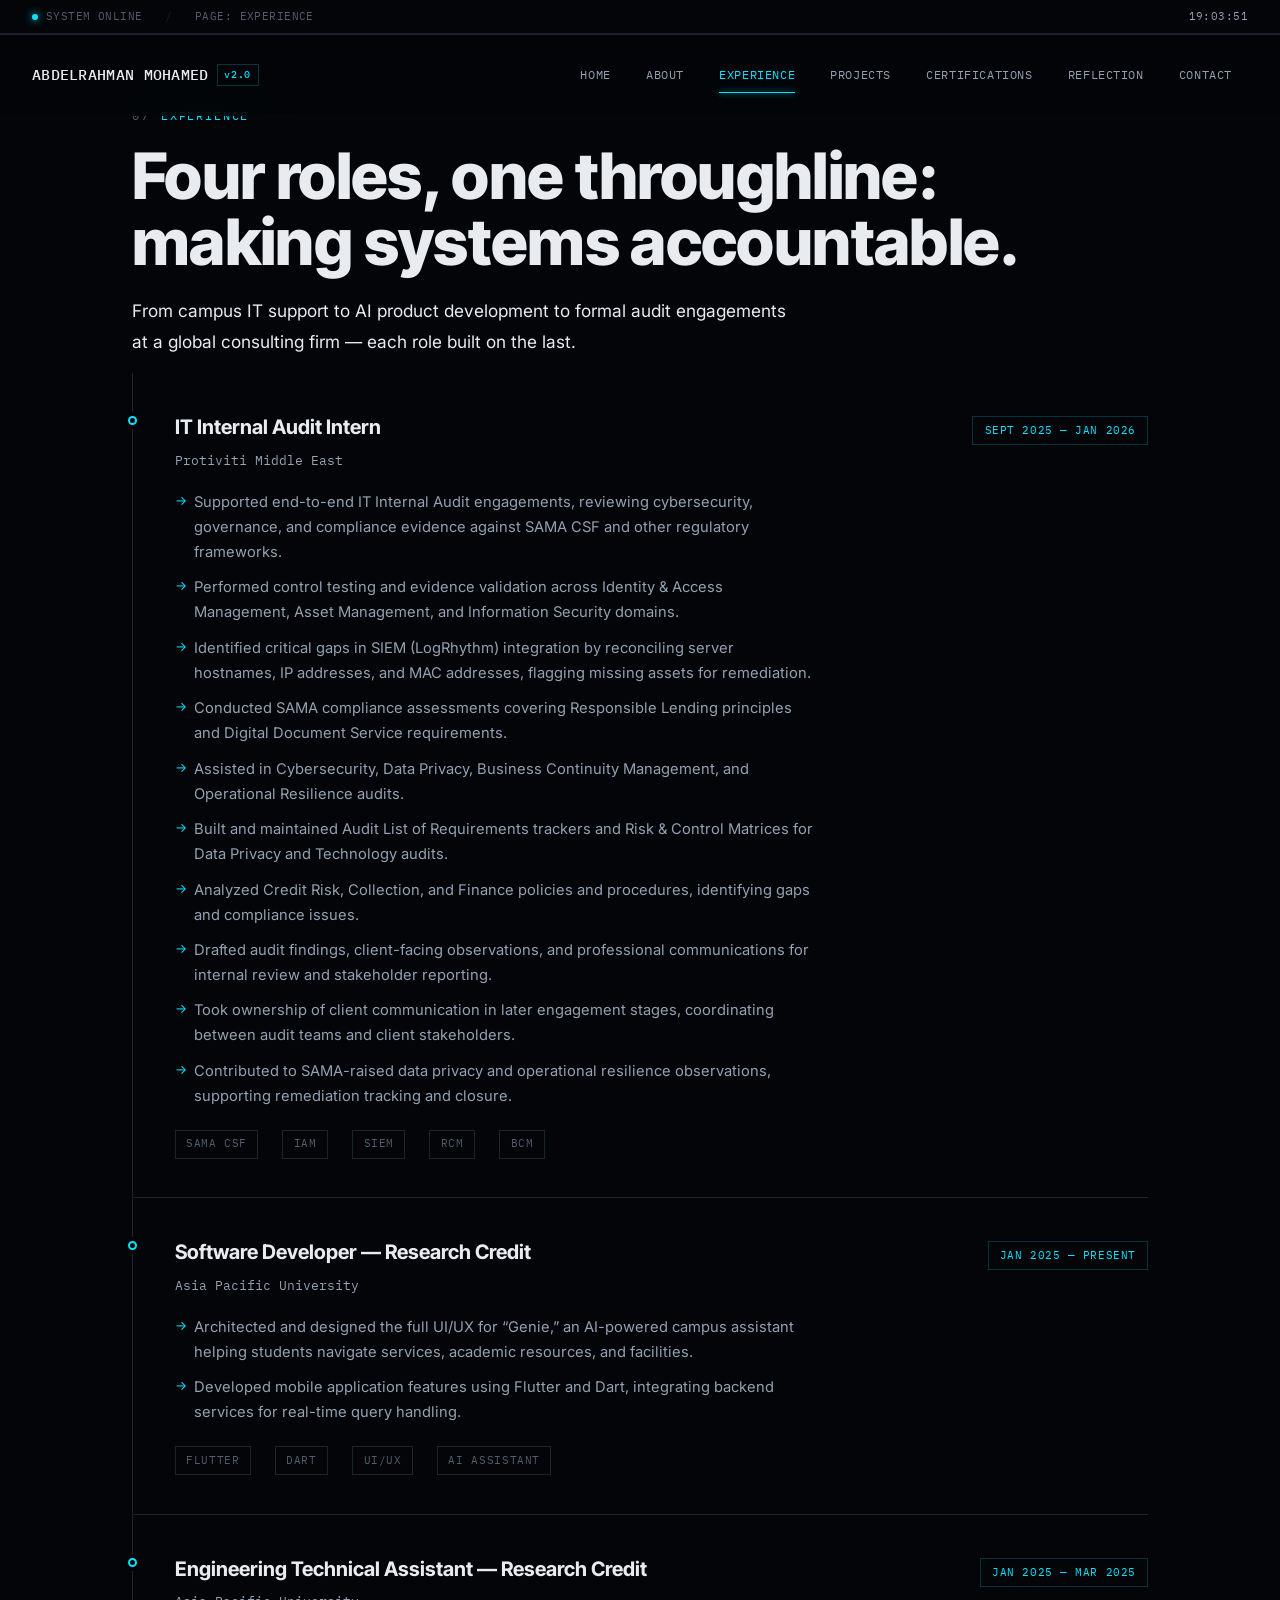
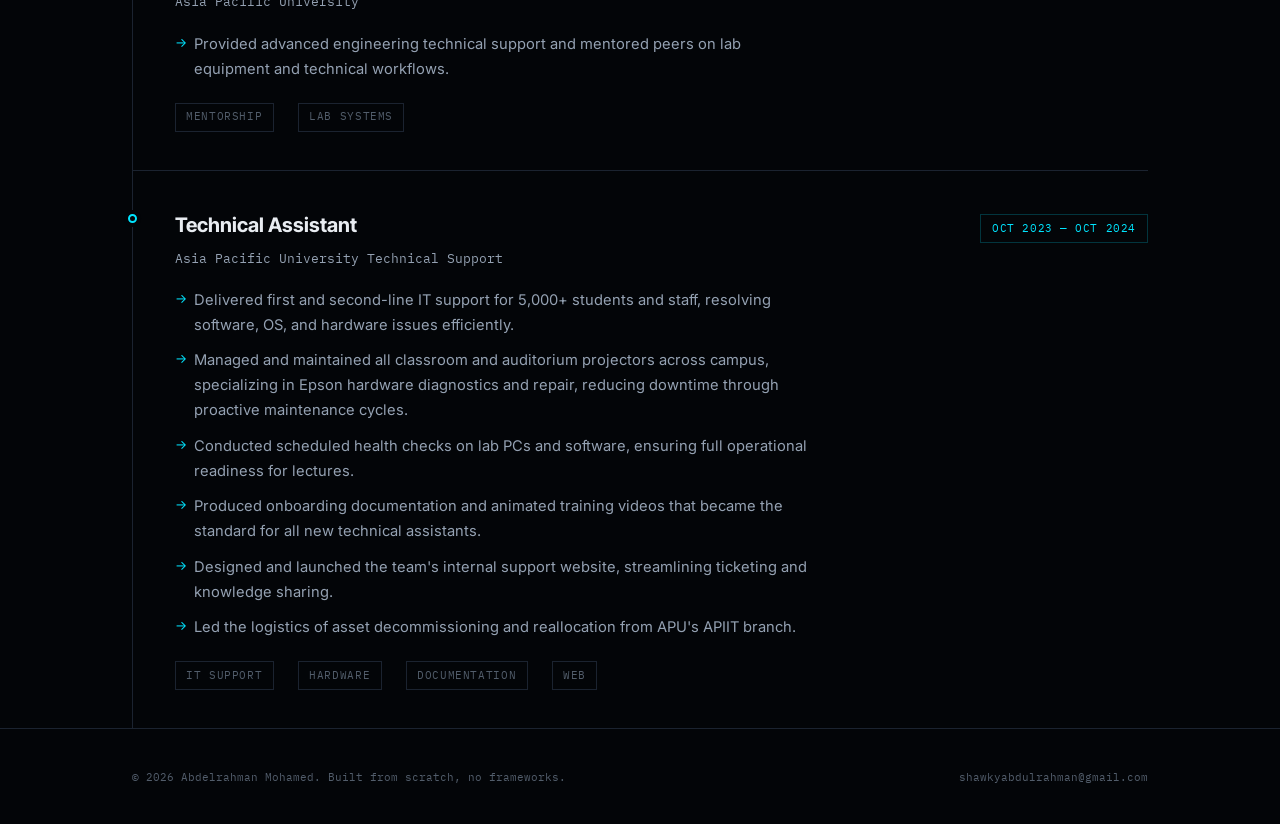
<file: experience.html>
<!DOCTYPE html>
<html lang="en">
<head>
<meta charset="UTF-8"/>
<meta name="viewport" content="width=device-width, initial-scale=1.0"/>
<title>Experience — Abdelrahman Mohamed</title>
<link rel="stylesheet" href="style.css"/>
<style>
  .exp-hero{padding-top:1rem;padding-bottom:1rem}

  .timeline{position:relative;border-left:1px solid var(--line);padding-left:0}
  .tl-entry{
    position:relative;
    padding:2.4rem 0 2.4rem 2.6rem;
    border-bottom:1px solid var(--line);
  }
  .tl-entry:last-child{border-bottom:none}
  .tl-entry::before{
    content:'';position:absolute;left:-5px;top:2.7rem;
    width:9px;height:9px;border-radius:50%;
    background:var(--void);border:2px solid var(--signal);
    box-shadow:0 0 0 4px var(--void);
  }
  .tl-head{display:flex;justify-content:space-between;align-items:baseline;flex-wrap:wrap;gap:0.6rem;margin-bottom:0.3rem}
  .tl-role{font-family:var(--f-display);font-size:1.25rem;font-weight:700}
  .tl-date{font-family:var(--f-mono);font-size:0.7rem;color:var(--signal);letter-spacing:0.05em;white-space:nowrap;
    border:1px solid var(--line-bright);padding:0.25rem 0.7rem;}
  .tl-company{font-family:var(--f-mono);font-size:0.8rem;color:var(--ink-mid);margin-bottom:1.2rem}
  .tl-list{list-style:none;display:flex;flex-direction:column;gap:0.65rem;max-width:64ch}
  .tl-list li{font-size:0.92rem;color:var(--ink-mid);padding-left:1.2rem;position:relative;line-height:1.7}
  .tl-list li::before{content:'\2192';position:absolute;left:0;color:var(--signal);font-size:0.8rem}

  .role-meta{display:flex;gap:1.5rem;margin-top:1.3rem;flex-wrap:wrap}
  .role-meta span{
    font-family:var(--f-mono);font-size:0.66rem;letter-spacing:0.06em;
    color:var(--ink-dim);text-transform:uppercase;
    border:1px solid var(--line);padding:0.3rem 0.65rem;
  }

  @media (max-width:860px){
    .timeline{padding-left:0}
    .tl-entry{padding-left:1.8rem}
  }
</style>
</head>
<body>

<div id="statusbar">
  <div class="sb-left">
    <span><span class="sb-dot"></span>SYSTEM ONLINE</span>
    <span class="sep">/</span>
    <span>PAGE: EXPERIENCE</span>
  </div>
  <div class="sb-right"><span id="sb-clock" class="sb-clock">00:00:00</span></div>
</div>
<div id="progress-rail"><div id="progress-fill"></div></div>

<header>
  <a href="index.html" class="brand">ABDELRAHMAN MOHAMED<span class="brand-tag">v2.0</span></a>
  <button class="nav-toggle" aria-label="Toggle navigation"><span></span><span></span><span></span></button>
  <nav class="primary">
    <a href="index.html">Home</a>
    <a href="about.html">About</a>
    <a href="experience.html">Experience</a>
    <a href="projects.html">Projects</a>
    <a href="certifications.html">Certifications</a>
    <a href="reflection.html">Reflection</a>
    <a href="contact.html">Contact</a>
  </nav>
</header>

<main>

  <section class="wrap exp-hero">
    <div class="eyebrow"><span class="idx">07</span> EXPERIENCE</div>
    <h1>Four roles, one throughline: making systems accountable.</h1>
    <p class="lead" style="max-width:60ch;margin-top:1.2rem">
      From campus IT support to AI product development to formal audit engagements at a global consulting firm — each role built on the last.
    </p>
  </section>

  <section class="wrap">
    <div class="timeline">

      <div id="protiviti" class="tl-entry rv">
        <div class="tl-head">
          <div class="tl-role">IT Internal Audit Intern</div>
          <div class="tl-date">SEPT 2025 — JAN 2026</div>
        </div>
        <div class="tl-company">Protiviti Middle East</div>
        <ul class="tl-list">
          <li>Supported end-to-end IT Internal Audit engagements, reviewing cybersecurity, governance, and compliance evidence against SAMA CSF and other regulatory frameworks.</li>
          <li>Performed control testing and evidence validation across Identity &amp; Access Management, Asset Management, and Information Security domains.</li>
          <li>Identified critical gaps in SIEM (LogRhythm) integration by reconciling server hostnames, IP addresses, and MAC addresses, flagging missing assets for remediation.</li>
          <li>Conducted SAMA compliance assessments covering Responsible Lending principles and Digital Document Service requirements.</li>
          <li>Assisted in Cybersecurity, Data Privacy, Business Continuity Management, and Operational Resilience audits.</li>
          <li>Built and maintained Audit List of Requirements trackers and Risk &amp; Control Matrices for Data Privacy and Technology audits.</li>
          <li>Analyzed Credit Risk, Collection, and Finance policies and procedures, identifying gaps and compliance issues.</li>
          <li>Drafted audit findings, client-facing observations, and professional communications for internal review and stakeholder reporting.</li>
          <li>Took ownership of client communication in later engagement stages, coordinating between audit teams and client stakeholders.</li>
          <li>Contributed to SAMA-raised data privacy and operational resilience observations, supporting remediation tracking and closure.</li>
        </ul>
        <div class="role-meta">
          <span>SAMA CSF</span><span>IAM</span><span>SIEM</span><span>RCM</span><span>BCM</span>
        </div>
      </div>

      <div id="genie" class="tl-entry rv">
        <div class="tl-head">
          <div class="tl-role">Software Developer — Research Credit</div>
          <div class="tl-date">JAN 2025 — PRESENT</div>
        </div>
        <div class="tl-company">Asia Pacific University</div>
        <ul class="tl-list">
          <li>Architected and designed the full UI/UX for &ldquo;Genie,&rdquo; an AI-powered campus assistant helping students navigate services, academic resources, and facilities.</li>
          <li>Developed mobile application features using Flutter and Dart, integrating backend services for real-time query handling.</li>
        </ul>
        <div class="role-meta">
          <span>Flutter</span><span>Dart</span><span>UI/UX</span><span>AI Assistant</span>
        </div>
      </div>

      <div class="tl-entry rv">
        <div class="tl-head">
          <div class="tl-role">Engineering Technical Assistant — Research Credit</div>
          <div class="tl-date">JAN 2025 — MAR 2025</div>
        </div>
        <div class="tl-company">Asia Pacific University</div>
        <ul class="tl-list">
          <li>Provided advanced engineering technical support and mentored peers on lab equipment and technical workflows.</li>
        </ul>
        <div class="role-meta">
          <span>Mentorship</span><span>Lab Systems</span>
        </div>
      </div>

      <div class="tl-entry rv">
        <div class="tl-head">
          <div class="tl-role">Technical Assistant</div>
          <div class="tl-date">OCT 2023 — OCT 2024</div>
        </div>
        <div class="tl-company">Asia Pacific University Technical Support</div>
        <ul class="tl-list">
          <li>Delivered first and second-line IT support for 5,000+ students and staff, resolving software, OS, and hardware issues efficiently.</li>
          <li>Managed and maintained all classroom and auditorium projectors across campus, specializing in Epson hardware diagnostics and repair, reducing downtime through proactive maintenance cycles.</li>
          <li>Conducted scheduled health checks on lab PCs and software, ensuring full operational readiness for lectures.</li>
          <li>Produced onboarding documentation and animated training videos that became the standard for all new technical assistants.</li>
          <li>Designed and launched the team's internal support website, streamlining ticketing and knowledge sharing.</li>
          <li>Led the logistics of asset decommissioning and reallocation from APU's APIIT branch.</li>
        </ul>
        <div class="role-meta">
          <span>IT Support</span><span>Hardware</span><span>Documentation</span><span>Web</span>
        </div>
      </div>

    </div>
  </section>

</main>

<footer>
  <div class="wrap">
    <span>&copy; 2026 Abdelrahman Mohamed. Built from scratch, no frameworks.</span>
    <a href="mailto:shawkyabdulrahman@gmail.com">shawkyabdulrahman@gmail.com</a>
  </div>
</footer>

<script src="site.js"></script>
</body>
</html>
</file>
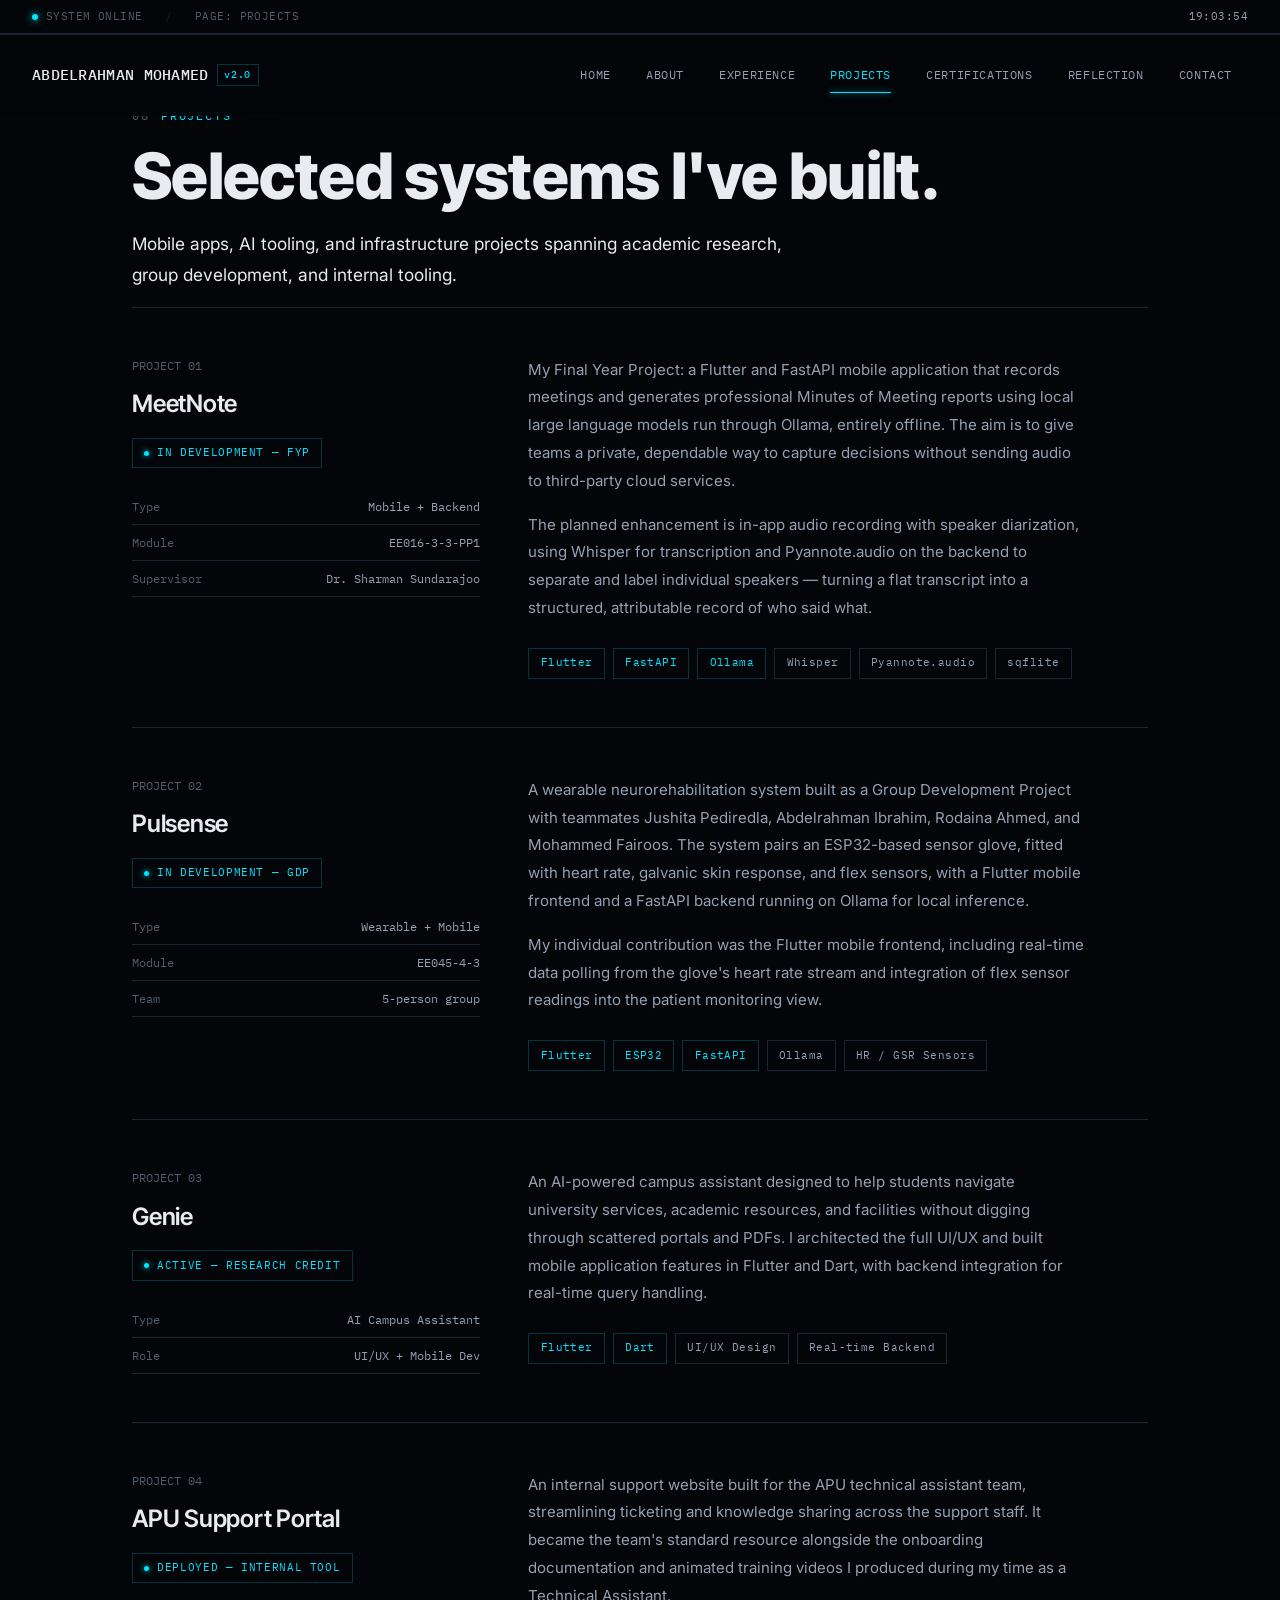
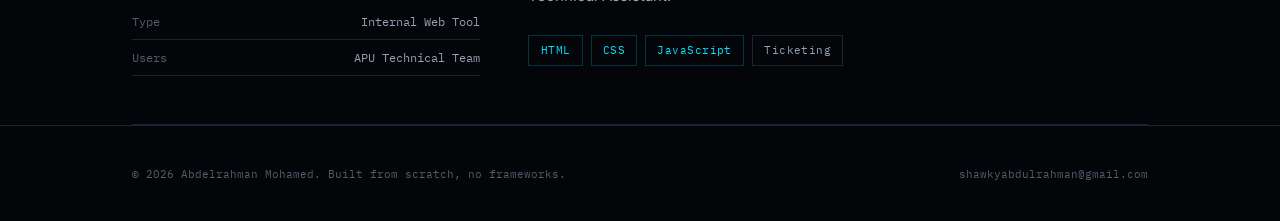
<file: projects.html>
<!DOCTYPE html>
<html lang="en">
<head>
<meta charset="UTF-8"/>
<meta name="viewport" content="width=device-width, initial-scale=1.0"/>
<title>Projects — Abdelrahman Mohamed</title>
<link rel="stylesheet" href="style.css"/>
<style>
  .proj-hero{padding-top:1rem;padding-bottom:1rem}

  .proj-list{display:flex;flex-direction:column;gap:0}
  .proj-entry{
    border-top:1px solid var(--line);
    padding:3rem 0;
    display:grid;grid-template-columns:0.9fr 1.6fr;gap:3rem;
  }
  .proj-list .proj-entry:last-child{border-bottom:1px solid var(--line)}

  .proj-side{position:sticky;top:130px;align-self:start}
  .proj-id{font-family:var(--f-mono);font-size:0.72rem;color:var(--ink-dim);margin-bottom:0.6rem}
  .proj-side h3{font-size:1.5rem;margin-bottom:0.8rem}
  .proj-status{
    display:inline-flex;align-items:center;gap:0.5rem;
    font-family:var(--f-mono);font-size:0.66rem;letter-spacing:0.06em;
    text-transform:uppercase;color:var(--signal);
    border:1px solid var(--line-bright);padding:0.35rem 0.7rem;
  }
  .proj-status .dot{width:5px;height:5px;border-radius:50%;background:var(--signal);box-shadow:0 0 6px var(--signal)}

  .proj-body p{font-size:0.94rem;line-height:1.85;max-width:62ch}
  .proj-body p + p{margin-top:1rem}

  .stack-row{display:flex;flex-wrap:wrap;gap:0.5rem;margin-top:1.6rem}
  .stack-chip{
    font-family:var(--f-mono);font-size:0.68rem;letter-spacing:0.04em;
    padding:0.35rem 0.7rem;border:1px solid var(--line);color:var(--ink-mid);
  }
  .stack-chip.hi{border-color:var(--line-bright);color:var(--signal)}

  .proj-fact{margin-top:1.8rem;display:flex;flex-direction:column;gap:0.5rem}
  .proj-fact .frow{display:flex;justify-content:space-between;font-family:var(--f-mono);font-size:0.72rem;
    border-bottom:1px solid var(--line);padding-bottom:0.5rem;color:var(--ink-dim)}
  .proj-fact .frow span:last-child{color:var(--ink-mid)}

  @media (max-width:860px){
    .proj-entry{grid-template-columns:1fr;gap:1.4rem}
    .proj-side{position:static}
  }
</style>
</head>
<body>

<div id="statusbar">
  <div class="sb-left">
    <span><span class="sb-dot"></span>SYSTEM ONLINE</span>
    <span class="sep">/</span>
    <span>PAGE: PROJECTS</span>
  </div>
  <div class="sb-right"><span id="sb-clock" class="sb-clock">00:00:00</span></div>
</div>
<div id="progress-rail"><div id="progress-fill"></div></div>

<header>
  <a href="index.html" class="brand">ABDELRAHMAN MOHAMED<span class="brand-tag">v2.0</span></a>
  <button class="nav-toggle" aria-label="Toggle navigation"><span></span><span></span><span></span></button>
  <nav class="primary">
    <a href="index.html">Home</a>
    <a href="about.html">About</a>
    <a href="experience.html">Experience</a>
    <a href="projects.html">Projects</a>
    <a href="certifications.html">Certifications</a>
    <a href="reflection.html">Reflection</a>
    <a href="contact.html">Contact</a>
  </nav>
</header>

<main>

  <section class="wrap proj-hero">
    <div class="eyebrow"><span class="idx">08</span> PROJECTS</div>
    <h1>Selected systems I've built.</h1>
    <p class="lead" style="max-width:60ch;margin-top:1.2rem">
      Mobile apps, AI tooling, and infrastructure projects spanning academic research, group development, and internal tooling.
    </p>
  </section>

  <section class="wrap">
    <div class="proj-list">

      <div id="meetnote" class="proj-entry rv">
        <div class="proj-side">
          <div class="proj-id">PROJECT 01</div>
          <h3>MeetNote</h3>
          <div class="proj-status"><span class="dot"></span>In Development — FYP</div>
          <div class="proj-fact">
            <div class="frow"><span>Type</span><span>Mobile + Backend</span></div>
            <div class="frow"><span>Module</span><span>EE016-3-3-PP1</span></div>
            <div class="frow"><span>Supervisor</span><span>Dr. Sharman Sundarajoo</span></div>
          </div>
        </div>
        <div class="proj-body">
          <p>My Final Year Project: a Flutter and FastAPI mobile application that records meetings and generates professional Minutes of Meeting reports using local large language models run through Ollama, entirely offline. The aim is to give teams a private, dependable way to capture decisions without sending audio to third-party cloud services.</p>
          <p>The planned enhancement is in-app audio recording with speaker diarization, using Whisper for transcription and Pyannote.audio on the backend to separate and label individual speakers — turning a flat transcript into a structured, attributable record of who said what.</p>
          <div class="stack-row">
            <span class="stack-chip hi">Flutter</span>
            <span class="stack-chip hi">FastAPI</span>
            <span class="stack-chip hi">Ollama</span>
            <span class="stack-chip">Whisper</span>
            <span class="stack-chip">Pyannote.audio</span>
            <span class="stack-chip">sqflite</span>
          </div>
        </div>
      </div>

      <div id="pulsense" class="proj-entry rv">
        <div class="proj-side">
          <div class="proj-id">PROJECT 02</div>
          <h3>Pulsense</h3>
          <div class="proj-status"><span class="dot"></span>In Development — GDP</div>
          <div class="proj-fact">
            <div class="frow"><span>Type</span><span>Wearable + Mobile</span></div>
            <div class="frow"><span>Module</span><span>EE045-4-3</span></div>
            <div class="frow"><span>Team</span><span>5-person group</span></div>
          </div>
        </div>
        <div class="proj-body">
          <p>A wearable neurorehabilitation system built as a Group Development Project with teammates Jushita Pediredla, Abdelrahman Ibrahim, Rodaina Ahmed, and Mohammed Fairoos. The system pairs an ESP32-based sensor glove, fitted with heart rate, galvanic skin response, and flex sensors, with a Flutter mobile frontend and a FastAPI backend running on Ollama for local inference.</p>
          <p>My individual contribution was the Flutter mobile frontend, including real-time data polling from the glove's heart rate stream and integration of flex sensor readings into the patient monitoring view.</p>
          <div class="stack-row">
            <span class="stack-chip hi">Flutter</span>
            <span class="stack-chip hi">ESP32</span>
            <span class="stack-chip hi">FastAPI</span>
            <span class="stack-chip">Ollama</span>
            <span class="stack-chip">HR / GSR Sensors</span>
          </div>
        </div>
      </div>

      <div id="genie" class="proj-entry rv">
        <div class="proj-side">
          <div class="proj-id">PROJECT 03</div>
          <h3>Genie</h3>
          <div class="proj-status"><span class="dot"></span>Active — Research Credit</div>
          <div class="proj-fact">
            <div class="frow"><span>Type</span><span>AI Campus Assistant</span></div>
            <div class="frow"><span>Role</span><span>UI/UX + Mobile Dev</span></div>
          </div>
        </div>
        <div class="proj-body">
          <p>An AI-powered campus assistant designed to help students navigate university services, academic resources, and facilities without digging through scattered portals and PDFs. I architected the full UI/UX and built mobile application features in Flutter and Dart, with backend integration for real-time query handling.</p>
          <div class="stack-row">
            <span class="stack-chip hi">Flutter</span>
            <span class="stack-chip hi">Dart</span>
            <span class="stack-chip">UI/UX Design</span>
            <span class="stack-chip">Real-time Backend</span>
          </div>
        </div>
      </div>

      <div class="proj-entry rv">
        <div class="proj-side">
          <div class="proj-id">PROJECT 04</div>
          <h3>APU Support Portal</h3>
          <div class="proj-status"><span class="dot"></span>Deployed — Internal Tool</div>
          <div class="proj-fact">
            <div class="frow"><span>Type</span><span>Internal Web Tool</span></div>
            <div class="frow"><span>Users</span><span>APU Technical Team</span></div>
          </div>
        </div>
        <div class="proj-body">
          <p>An internal support website built for the APU technical assistant team, streamlining ticketing and knowledge sharing across the support staff. It became the team's standard resource alongside the onboarding documentation and animated training videos I produced during my time as a Technical Assistant.</p>
          <div class="stack-row">
            <span class="stack-chip hi">HTML</span>
            <span class="stack-chip hi">CSS</span>
            <span class="stack-chip hi">JavaScript</span>
            <span class="stack-chip">Ticketing</span>
          </div>
        </div>
      </div>

    </div>
  </section>

</main>

<footer>
  <div class="wrap">
    <span>&copy; 2026 Abdelrahman Mohamed. Built from scratch, no frameworks.</span>
    <a href="mailto:shawkyabdulrahman@gmail.com">shawkyabdulrahman@gmail.com</a>
  </div>
</footer>

<script src="site.js"></script>
</body>
</html>
</file>
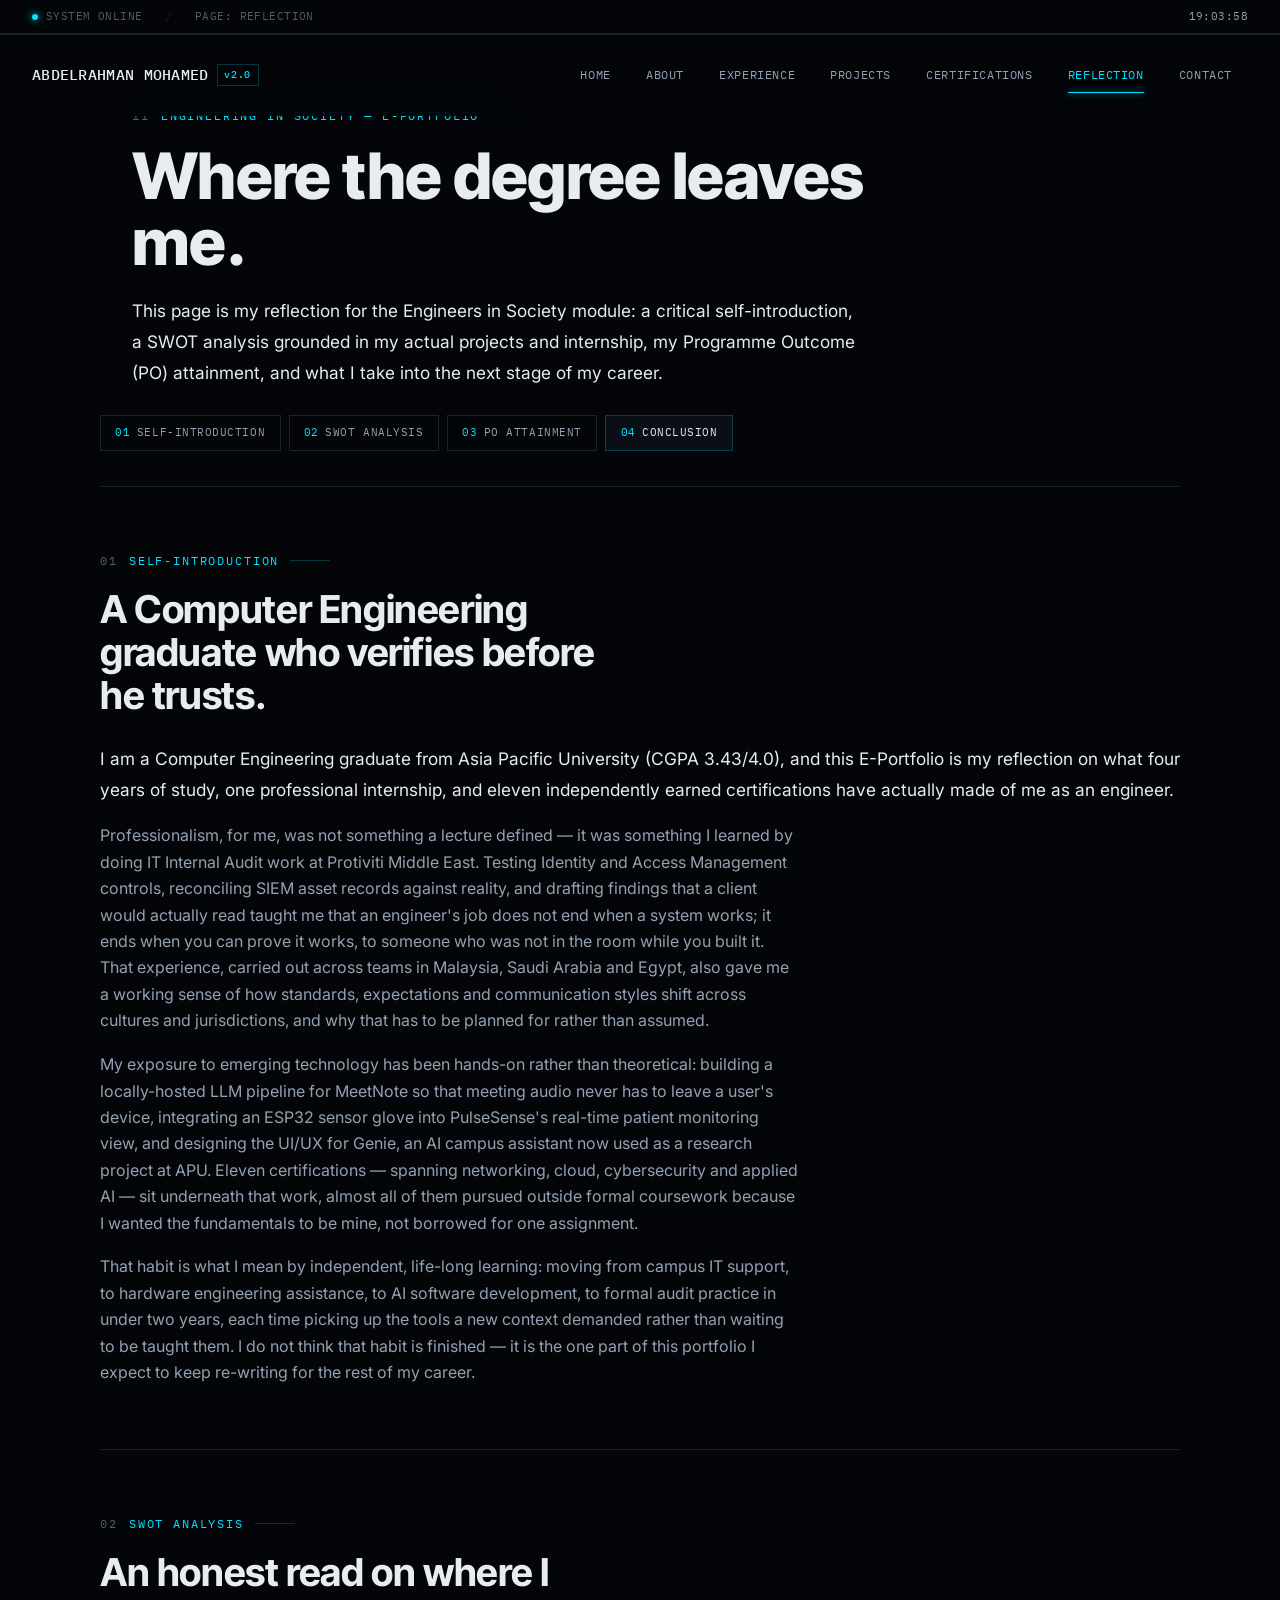
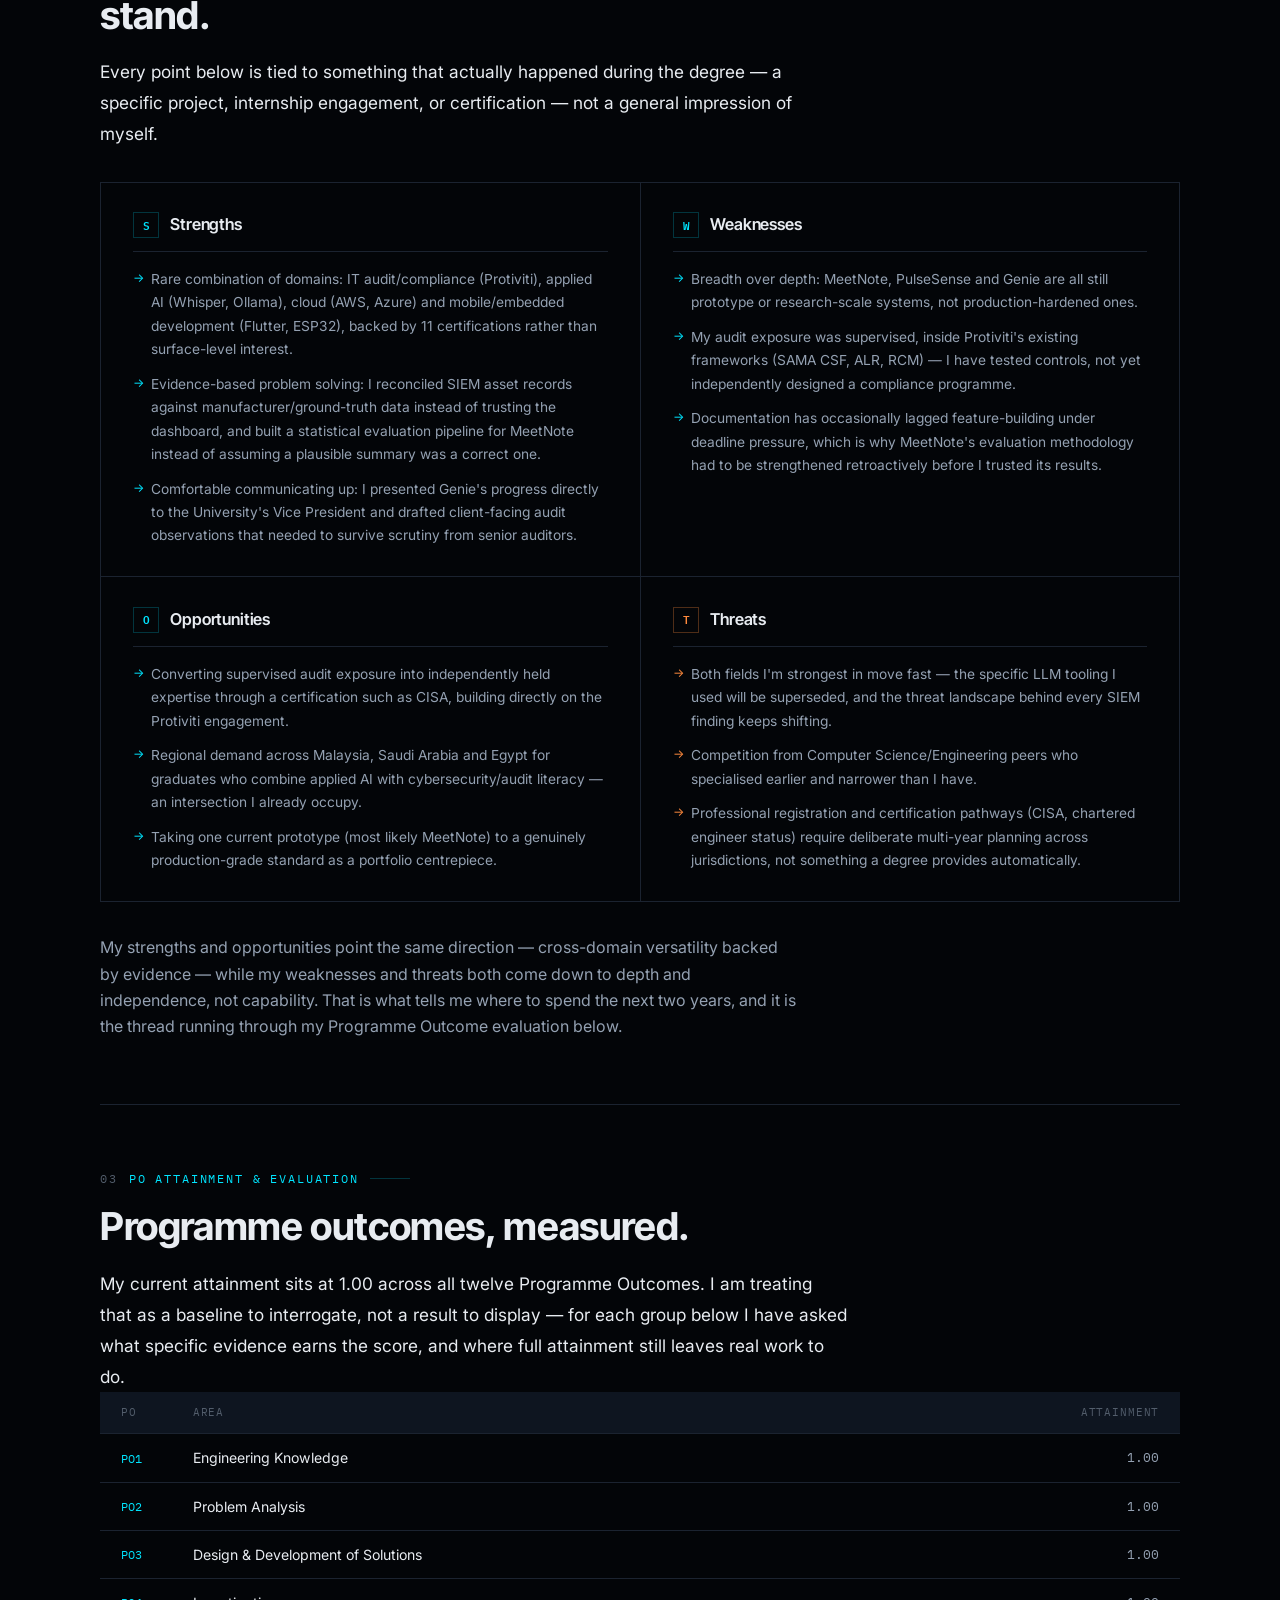
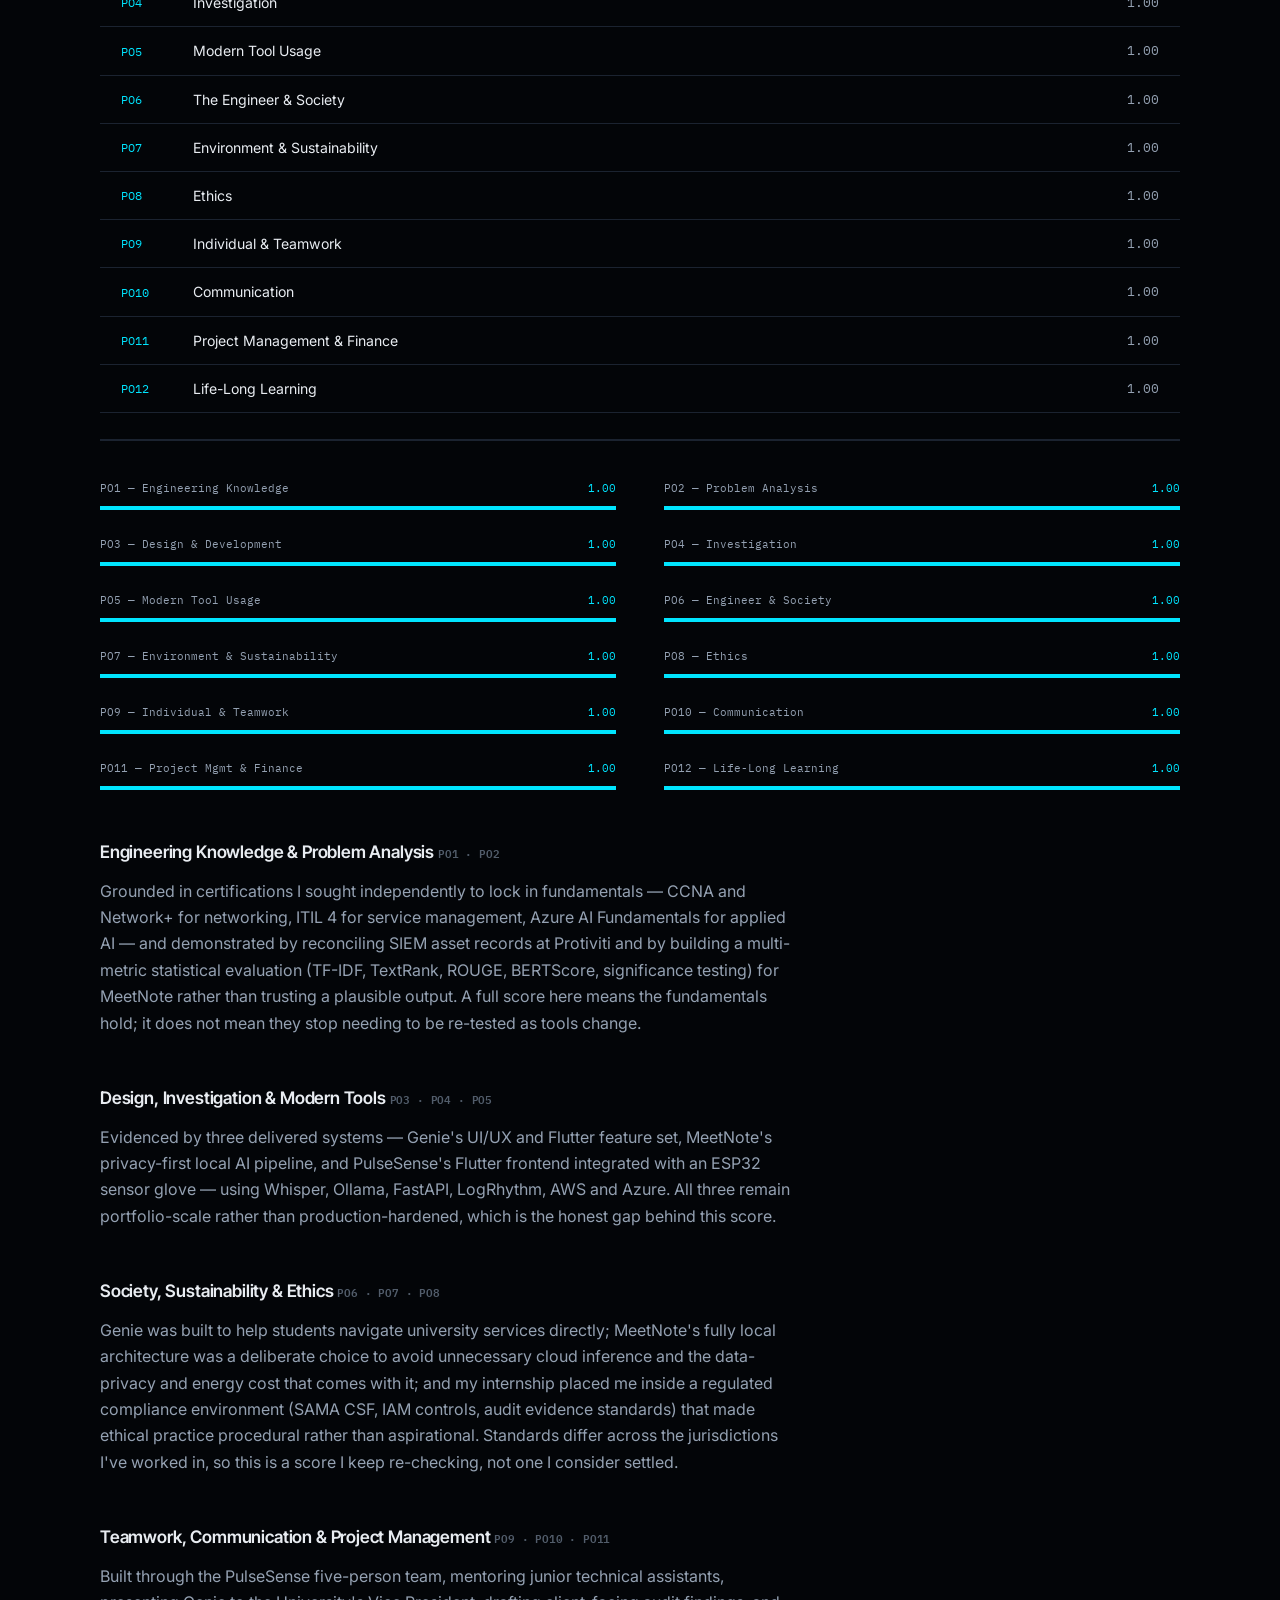
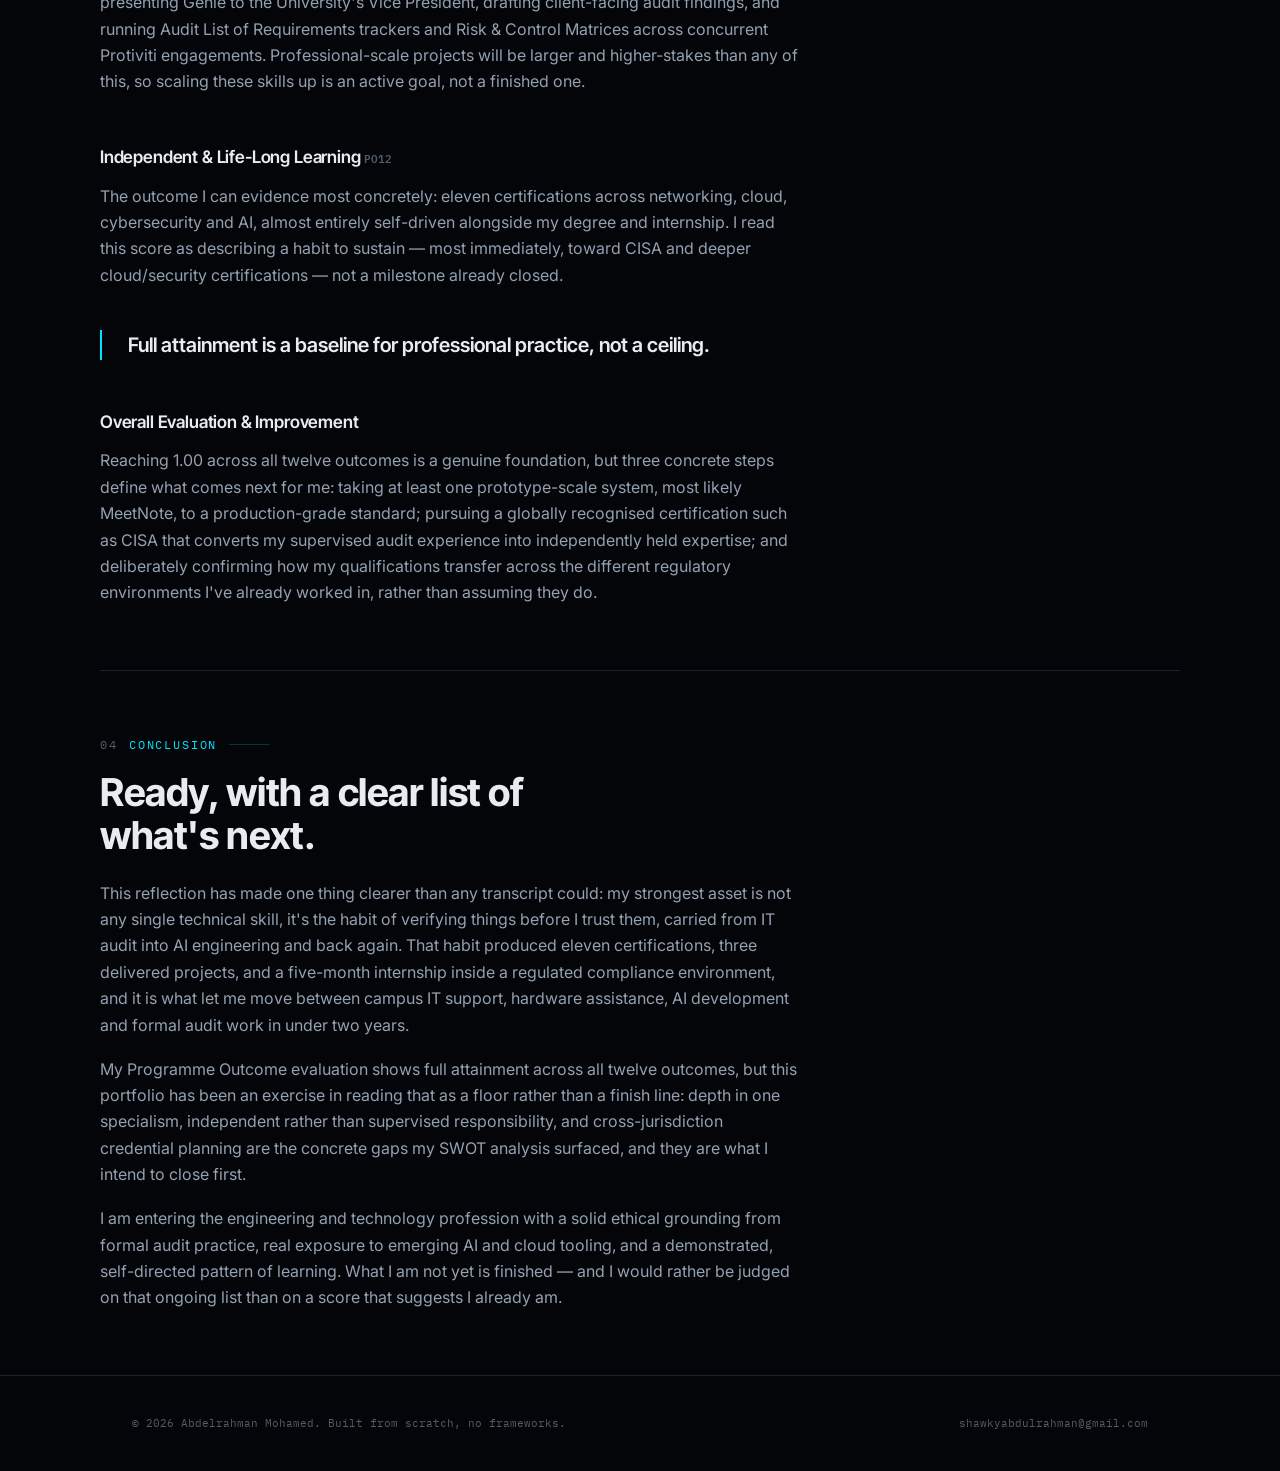
<file: reflection.html>
<!DOCTYPE html>
<html lang="en">
<head>
<meta charset="UTF-8"/>
<meta name="viewport" content="width=device-width, initial-scale=1.0"/>
<title>Reflection — Abdelrahman Mohamed</title>
<meta name="description" content="Engineering in Society E-Portfolio reflection: self-introduction, SWOT analysis, Programme Outcome attainment, and conclusion for Abdelrahman Mohamed."/>
<link rel="stylesheet" href="style.css"/>
<style>
  .ref-hero{padding-top:1rem;padding-bottom:0.5rem}
  .ref-hero p.lead{max-width:66ch}

  /* sticky section tabs */
  .ref-tabs{
    position:sticky;top:90px;z-index:50;
    display:flex;gap:0.5rem;flex-wrap:wrap;
    padding:1.2rem 0;margin-bottom:1rem;
    background:linear-gradient(var(--void) 78%, transparent);
  }
  .ref-tab{
    font-family:var(--f-mono);font-size:0.68rem;letter-spacing:0.05em;text-transform:uppercase;
    color:var(--ink-mid);text-decoration:none;
    border:1px solid var(--line);padding:0.5rem 0.9rem;
    transition:border-color 0.2s,color 0.2s,background 0.2s;
  }
  .ref-tab .ti{color:var(--signal);margin-right:0.4rem}
  .ref-tab:hover,.ref-tab.active{border-color:var(--line-bright);color:var(--ink);background:var(--panel)}

  .ref-block{border-top:1px solid var(--line);padding:4rem 0;scroll-margin-top:150px}
  .ref-block:first-of-type{border-top:none}

  /* ---- SWOT quadrant grid ---- */
  .swot-grid{display:grid;grid-template-columns:1fr 1fr;gap:0;border:1px solid var(--line)}
  .swot-quad{padding:1.8rem 2rem;border-left:1px solid var(--line);border-top:1px solid var(--line)}
  .swot-quad:nth-child(1),.swot-quad:nth-child(2){border-top:none}
  .swot-quad:nth-child(odd){border-left:none}
  .swot-head{display:flex;align-items:center;gap:0.7rem;margin-bottom:1rem;padding-bottom:0.8rem;border-bottom:1px solid var(--line)}
  .swot-mark{
    font-family:var(--f-mono);font-size:0.7rem;font-weight:600;width:26px;height:26px;
    display:flex;align-items:center;justify-content:center;
    border:1px solid var(--line-bright);color:var(--signal);flex:none;
  }
  .swot-quad h3{font-size:1.02rem}
  .swot-quad.threat .swot-mark{color:var(--warn);border-color:rgba(255,138,61,0.3)}
  .swot-list{list-style:none;display:flex;flex-direction:column;gap:0.7rem}
  .swot-list li{font-size:0.86rem;color:var(--ink-mid);line-height:1.7;padding-left:1.1rem;position:relative}
  .swot-list li::before{content:'\2192';position:absolute;left:0;color:var(--signal);font-size:0.75rem}
  .swot-quad.threat .swot-list li::before{color:var(--warn)}

  @media (max-width:760px){
    .swot-grid{grid-template-columns:1fr}
    .swot-quad{border-left:none !important;border-top:1px solid var(--line) !important}
    .swot-quad:first-child{border-top:none !important}
  }

  /* ---- PO table ---- */
  .po-table{border:1px solid var(--line);margin-top:1.6rem}
  .po-row{
    display:grid;grid-template-columns:4.5rem 1fr 9rem;align-items:center;
    border-bottom:1px solid var(--line);padding:0.75rem 1.3rem;
  }
  .po-row:last-child{border-bottom:none}
  .po-row.head{background:var(--panel-raised)}
  .po-row.head span{font-family:var(--f-mono);font-size:0.66rem;letter-spacing:0.08em;text-transform:uppercase;color:var(--ink-dim)}
  .po-row .pid{font-family:var(--f-mono);font-size:0.78rem;color:var(--signal)}
  .po-row .parea{font-size:0.88rem;color:var(--ink)}
  .po-row .pval{font-family:var(--f-mono);font-size:0.8rem;color:var(--ink-mid);text-align:right}

  /* ---- PO meter grid (visual readout) ---- */
  .po-meters{display:grid;grid-template-columns:1fr 1fr;gap:1.6rem 3rem;margin-top:2.4rem}
  .po-meter .mtop{display:flex;justify-content:space-between;font-family:var(--f-mono);font-size:0.7rem;color:var(--ink-mid);margin-bottom:0.5rem}
  .po-meter .mtop .mv{color:var(--signal)}
  .po-meter .mbar{height:4px;background:var(--line);position:relative;overflow:hidden}
  .po-meter .mbar i{position:absolute;left:0;top:0;bottom:0;width:0;background:var(--signal);box-shadow:0 0 8px var(--signal);transition:width 1.1s cubic-bezier(.16,1,.3,1)}
  .po-meter.in .mbar i{width:100%}
  @media (max-width:760px){ .po-meters{grid-template-columns:1fr} }

  .po-sub{margin-top:3rem}
  .po-sub h3{margin-bottom:0.7rem;font-size:1.08rem}
  .po-sub p{max-width:70ch}

  .close-quote{
    border-left:2px solid var(--signal);padding-left:1.6rem;margin:2.6rem 0;
    font-family:var(--f-display);font-size:1.25rem;font-weight:600;color:var(--ink);
    max-width:56ch;line-height:1.5;
  }
</style>
</head>
<body>

<div id="statusbar">
  <div class="sb-left">
    <span><span class="sb-dot"></span>SYSTEM ONLINE</span>
    <span class="sep">/</span>
    <span>PAGE: REFLECTION</span>
  </div>
  <div class="sb-right"><span id="sb-clock" class="sb-clock">00:00:00</span></div>
</div>
<div id="progress-rail"><div id="progress-fill"></div></div>

<header>
  <a href="index.html" class="brand">ABDELRAHMAN MOHAMED<span class="brand-tag">v2.0</span></a>
  <button class="nav-toggle" aria-label="Toggle navigation"><span></span><span></span><span></span></button>
  <nav class="primary">
    <a href="index.html">Home</a>
    <a href="about.html">About</a>
    <a href="experience.html">Experience</a>
    <a href="projects.html">Projects</a>
    <a href="certifications.html">Certifications</a>
    <a href="reflection.html">Reflection</a>
    <a href="contact.html">Contact</a>
  </nav>
</header>

<main>

  <section class="wrap ref-hero">
    <div class="eyebrow"><span class="idx">11</span> ENGINEERING IN SOCIETY — E-PORTFOLIO</div>
    <h1 style="max-width:18ch">Where the degree leaves me.</h1>
    <p class="lead" style="margin-top:1.2rem">
      This page is my reflection for the Engineers in Society module: a critical self-introduction, a SWOT analysis grounded in my actual projects and internship, my Programme Outcome (PO) attainment, and what I take into the next stage of my career.
    </p>
  </section>

  <nav class="wrap ref-tabs">
    <a href="#self-intro" class="ref-tab"><span class="ti">01</span>Self-Introduction</a>
    <a href="#swot" class="ref-tab"><span class="ti">02</span>SWOT Analysis</a>
    <a href="#po-attainment" class="ref-tab"><span class="ti">03</span>PO Attainment</a>
    <a href="#conclusion" class="ref-tab"><span class="ti">04</span>Conclusion</a>
  </nav>

  <!-- ============ 1. SELF-INTRODUCTION ============ -->
  <section id="self-intro" class="wrap ref-block">
    <div class="eyebrow"><span class="idx">01</span> SELF-INTRODUCTION</div>
    <h2 style="max-width:20ch">A Computer Engineering graduate who verifies before he trusts.</h2>

    <p class="lead rv" style="margin-top:1.6rem">
      I am a Computer Engineering graduate from Asia Pacific University (CGPA 3.43/4.0), and this E-Portfolio is my reflection on what four years of study, one professional internship, and eleven independently earned certifications have actually made of me as an engineer.
    </p>
    <p class="rv" style="max-width:70ch;margin-top:1.1rem">
      Professionalism, for me, was not something a lecture defined — it was something I learned by doing IT Internal Audit work at Protiviti Middle East. Testing Identity and Access Management controls, reconciling SIEM asset records against reality, and drafting findings that a client would actually read taught me that an engineer's job does not end when a system works; it ends when you can prove it works, to someone who was not in the room while you built it. That experience, carried out across teams in Malaysia, Saudi Arabia and Egypt, also gave me a working sense of how standards, expectations and communication styles shift across cultures and jurisdictions, and why that has to be planned for rather than assumed.
    </p>
    <p class="rv" style="max-width:70ch;margin-top:1.1rem">
      My exposure to emerging technology has been hands-on rather than theoretical: building a locally-hosted LLM pipeline for MeetNote so that meeting audio never has to leave a user's device, integrating an ESP32 sensor glove into PulseSense's real-time patient monitoring view, and designing the UI/UX for Genie, an AI campus assistant now used as a research project at APU. Eleven certifications — spanning networking, cloud, cybersecurity and applied AI — sit underneath that work, almost all of them pursued outside formal coursework because I wanted the fundamentals to be mine, not borrowed for one assignment.
    </p>
    <p class="rv" style="max-width:70ch;margin-top:1.1rem">
      That habit is what I mean by independent, life-long learning: moving from campus IT support, to hardware engineering assistance, to AI software development, to formal audit practice in under two years, each time picking up the tools a new context demanded rather than waiting to be taught them. I do not think that habit is finished — it is the one part of this portfolio I expect to keep re-writing for the rest of my career.
    </p>
  </section>

  <!-- ============ 2. SWOT ============ -->
  <section id="swot" class="wrap ref-block">
    <div class="eyebrow"><span class="idx">02</span> SWOT ANALYSIS</div>
    <h2 style="max-width:22ch">An honest read on where I stand.</h2>
    <p class="lead rv" style="margin-top:1.2rem;max-width:68ch">
      Every point below is tied to something that actually happened during the degree — a specific project, internship engagement, or certification — not a general impression of myself.
    </p>

    <div class="swot-grid rv" style="margin-top:2rem">
      <div class="swot-quad strength">
        <div class="swot-head"><span class="swot-mark">S</span><h3>Strengths</h3></div>
        <ul class="swot-list">
          <li>Rare combination of domains: IT audit/compliance (Protiviti), applied AI (Whisper, Ollama), cloud (AWS, Azure) and mobile/embedded development (Flutter, ESP32), backed by 11 certifications rather than surface-level interest.</li>
          <li>Evidence-based problem solving: I reconciled SIEM asset records against manufacturer/ground-truth data instead of trusting the dashboard, and built a statistical evaluation pipeline for MeetNote instead of assuming a plausible summary was a correct one.</li>
          <li>Comfortable communicating up: I presented Genie's progress directly to the University's Vice President and drafted client-facing audit observations that needed to survive scrutiny from senior auditors.</li>
        </ul>
      </div>
      <div class="swot-quad weakness">
        <div class="swot-head"><span class="swot-mark">W</span><h3>Weaknesses</h3></div>
        <ul class="swot-list">
          <li>Breadth over depth: MeetNote, PulseSense and Genie are all still prototype or research-scale systems, not production-hardened ones.</li>
          <li>My audit exposure was supervised, inside Protiviti's existing frameworks (SAMA CSF, ALR, RCM) — I have tested controls, not yet independently designed a compliance programme.</li>
          <li>Documentation has occasionally lagged feature-building under deadline pressure, which is why MeetNote's evaluation methodology had to be strengthened retroactively before I trusted its results.</li>
        </ul>
      </div>
      <div class="swot-quad opportunity">
        <div class="swot-head"><span class="swot-mark">O</span><h3>Opportunities</h3></div>
        <ul class="swot-list">
          <li>Converting supervised audit exposure into independently held expertise through a certification such as CISA, building directly on the Protiviti engagement.</li>
          <li>Regional demand across Malaysia, Saudi Arabia and Egypt for graduates who combine applied AI with cybersecurity/audit literacy — an intersection I already occupy.</li>
          <li>Taking one current prototype (most likely MeetNote) to a genuinely production-grade standard as a portfolio centrepiece.</li>
        </ul>
      </div>
      <div class="swot-quad threat">
        <div class="swot-head"><span class="swot-mark">T</span><h3>Threats</h3></div>
        <ul class="swot-list">
          <li>Both fields I'm strongest in move fast — the specific LLM tooling I used will be superseded, and the threat landscape behind every SIEM finding keeps shifting.</li>
          <li>Competition from Computer Science/Engineering peers who specialised earlier and narrower than I have.</li>
          <li>Professional registration and certification pathways (CISA, chartered engineer status) require deliberate multi-year planning across jurisdictions, not something a degree provides automatically.</li>
        </ul>
      </div>
    </div>

    <p class="rv" style="max-width:70ch;margin-top:2rem">
      My strengths and opportunities point the same direction — cross-domain versatility backed by evidence — while my weaknesses and threats both come down to depth and independence, not capability. That is what tells me where to spend the next two years, and it is the thread running through my Programme Outcome evaluation below.
    </p>
  </section>

  <!-- ============ 3. PO ATTAINMENT ============ -->
  <section id="po-attainment" class="wrap ref-block">
    <div class="eyebrow"><span class="idx">03</span> PO ATTAINMENT &amp; EVALUATION</div>
    <h2 style="max-width:24ch">Programme outcomes, measured.</h2>
    <p class="lead rv" style="margin-top:1.2rem;max-width:68ch">
      My current attainment sits at 1.00 across all twelve Programme Outcomes. I am treating that as a baseline to interrogate, not a result to display — for each group below I have asked what specific evidence earns the score, and where full attainment still leaves real work to do.
    </p>

    <table class="po-table rv" style="width:100%;border-collapse:collapse;display:block">
      <div class="po-row head">
        <span>PO</span><span>Area</span><span style="text-align:right">Attainment</span>
      </div>
      <div class="po-row"><span class="pid">PO1</span><span class="parea">Engineering Knowledge</span><span class="pval">1.00</span></div>
      <div class="po-row"><span class="pid">PO2</span><span class="parea">Problem Analysis</span><span class="pval">1.00</span></div>
      <div class="po-row"><span class="pid">PO3</span><span class="parea">Design &amp; Development of Solutions</span><span class="pval">1.00</span></div>
      <div class="po-row"><span class="pid">PO4</span><span class="parea">Investigation</span><span class="pval">1.00</span></div>
      <div class="po-row"><span class="pid">PO5</span><span class="parea">Modern Tool Usage</span><span class="pval">1.00</span></div>
      <div class="po-row"><span class="pid">PO6</span><span class="parea">The Engineer &amp; Society</span><span class="pval">1.00</span></div>
      <div class="po-row"><span class="pid">PO7</span><span class="parea">Environment &amp; Sustainability</span><span class="pval">1.00</span></div>
      <div class="po-row"><span class="pid">PO8</span><span class="parea">Ethics</span><span class="pval">1.00</span></div>
      <div class="po-row"><span class="pid">PO9</span><span class="parea">Individual &amp; Teamwork</span><span class="pval">1.00</span></div>
      <div class="po-row"><span class="pid">PO10</span><span class="parea">Communication</span><span class="pval">1.00</span></div>
      <div class="po-row"><span class="pid">PO11</span><span class="parea">Project Management &amp; Finance</span><span class="pval">1.00</span></div>
      <div class="po-row"><span class="pid">PO12</span><span class="parea">Life-Long Learning</span><span class="pval">1.00</span></div>
    </table>

    <div class="po-meters">
      <div class="po-meter rv"><div class="mtop"><span>PO1 — Engineering Knowledge</span><span class="mv">1.00</span></div><div class="mbar"><i></i></div></div>
      <div class="po-meter rv"><div class="mtop"><span>PO2 — Problem Analysis</span><span class="mv">1.00</span></div><div class="mbar"><i></i></div></div>
      <div class="po-meter rv"><div class="mtop"><span>PO3 — Design &amp; Development</span><span class="mv">1.00</span></div><div class="mbar"><i></i></div></div>
      <div class="po-meter rv"><div class="mtop"><span>PO4 — Investigation</span><span class="mv">1.00</span></div><div class="mbar"><i></i></div></div>
      <div class="po-meter rv"><div class="mtop"><span>PO5 — Modern Tool Usage</span><span class="mv">1.00</span></div><div class="mbar"><i></i></div></div>
      <div class="po-meter rv"><div class="mtop"><span>PO6 — Engineer &amp; Society</span><span class="mv">1.00</span></div><div class="mbar"><i></i></div></div>
      <div class="po-meter rv"><div class="mtop"><span>PO7 — Environment &amp; Sustainability</span><span class="mv">1.00</span></div><div class="mbar"><i></i></div></div>
      <div class="po-meter rv"><div class="mtop"><span>PO8 — Ethics</span><span class="mv">1.00</span></div><div class="mbar"><i></i></div></div>
      <div class="po-meter rv"><div class="mtop"><span>PO9 — Individual &amp; Teamwork</span><span class="mv">1.00</span></div><div class="mbar"><i></i></div></div>
      <div class="po-meter rv"><div class="mtop"><span>PO10 — Communication</span><span class="mv">1.00</span></div><div class="mbar"><i></i></div></div>
      <div class="po-meter rv"><div class="mtop"><span>PO11 — Project Mgmt &amp; Finance</span><span class="mv">1.00</span></div><div class="mbar"><i></i></div></div>
      <div class="po-meter rv"><div class="mtop"><span>PO12 — Life-Long Learning</span><span class="mv">1.00</span></div><div class="mbar"><i></i></div></div>
    </div>

    <div class="po-sub rv">
      <h3>Engineering Knowledge &amp; Problem Analysis <span style="color:var(--ink-dim);font-family:var(--f-mono);font-size:0.7rem">PO1 · PO2</span></h3>
      <p>Grounded in certifications I sought independently to lock in fundamentals — CCNA and Network+ for networking, ITIL 4 for service management, Azure AI Fundamentals for applied AI — and demonstrated by reconciling SIEM asset records at Protiviti and by building a multi-metric statistical evaluation (TF-IDF, TextRank, ROUGE, BERTScore, significance testing) for MeetNote rather than trusting a plausible output. A full score here means the fundamentals hold; it does not mean they stop needing to be re-tested as tools change.</p>
    </div>
    <div class="po-sub rv">
      <h3>Design, Investigation &amp; Modern Tools <span style="color:var(--ink-dim);font-family:var(--f-mono);font-size:0.7rem">PO3 · PO4 · PO5</span></h3>
      <p>Evidenced by three delivered systems — Genie's UI/UX and Flutter feature set, MeetNote's privacy-first local AI pipeline, and PulseSense's Flutter frontend integrated with an ESP32 sensor glove — using Whisper, Ollama, FastAPI, LogRhythm, AWS and Azure. All three remain portfolio-scale rather than production-hardened, which is the honest gap behind this score.</p>
    </div>
    <div class="po-sub rv">
      <h3>Society, Sustainability &amp; Ethics <span style="color:var(--ink-dim);font-family:var(--f-mono);font-size:0.7rem">PO6 · PO7 · PO8</span></h3>
      <p>Genie was built to help students navigate university services directly; MeetNote's fully local architecture was a deliberate choice to avoid unnecessary cloud inference and the data-privacy and energy cost that comes with it; and my internship placed me inside a regulated compliance environment (SAMA CSF, IAM controls, audit evidence standards) that made ethical practice procedural rather than aspirational. Standards differ across the jurisdictions I've worked in, so this is a score I keep re-checking, not one I consider settled.</p>
    </div>
    <div class="po-sub rv">
      <h3>Teamwork, Communication &amp; Project Management <span style="color:var(--ink-dim);font-family:var(--f-mono);font-size:0.7rem">PO9 · PO10 · PO11</span></h3>
      <p>Built through the PulseSense five-person team, mentoring junior technical assistants, presenting Genie to the University's Vice President, drafting client-facing audit findings, and running Audit List of Requirements trackers and Risk &amp; Control Matrices across concurrent Protiviti engagements. Professional-scale projects will be larger and higher-stakes than any of this, so scaling these skills up is an active goal, not a finished one.</p>
    </div>
    <div class="po-sub rv">
      <h3>Independent &amp; Life-Long Learning <span style="color:var(--ink-dim);font-family:var(--f-mono);font-size:0.7rem">PO12</span></h3>
      <p>The outcome I can evidence most concretely: eleven certifications across networking, cloud, cybersecurity and AI, almost entirely self-driven alongside my degree and internship. I read this score as describing a habit to sustain — most immediately, toward CISA and deeper cloud/security certifications — not a milestone already closed.</p>
    </div>

    <div class="close-quote rv">Full attainment is a baseline for professional practice, not a ceiling.</div>

    <div class="po-sub rv">
      <h3>Overall Evaluation &amp; Improvement</h3>
      <p>Reaching 1.00 across all twelve outcomes is a genuine foundation, but three concrete steps define what comes next for me: taking at least one prototype-scale system, most likely MeetNote, to a production-grade standard; pursuing a globally recognised certification such as CISA that converts my supervised audit experience into independently held expertise; and deliberately confirming how my qualifications transfer across the different regulatory environments I've already worked in, rather than assuming they do.</p>
    </div>
  </section>

  <!-- ============ 4. CONCLUSION ============ -->
  <section id="conclusion" class="wrap ref-block">
    <div class="eyebrow"><span class="idx">04</span> CONCLUSION</div>
    <h2 style="max-width:20ch">Ready, with a clear list of what's next.</h2>
    <p class="rv" style="max-width:70ch;margin-top:1.4rem">
      This reflection has made one thing clearer than any transcript could: my strongest asset is not any single technical skill, it's the habit of verifying things before I trust them, carried from IT audit into AI engineering and back again. That habit produced eleven certifications, three delivered projects, and a five-month internship inside a regulated compliance environment, and it is what let me move between campus IT support, hardware assistance, AI development and formal audit work in under two years.
    </p>
    <p class="rv" style="max-width:70ch;margin-top:1.1rem">
      My Programme Outcome evaluation shows full attainment across all twelve outcomes, but this portfolio has been an exercise in reading that as a floor rather than a finish line: depth in one specialism, independent rather than supervised responsibility, and cross-jurisdiction credential planning are the concrete gaps my SWOT analysis surfaced, and they are what I intend to close first.
    </p>
    <p class="rv" style="max-width:70ch;margin-top:1.1rem">
      I am entering the engineering and technology profession with a solid ethical grounding from formal audit practice, real exposure to emerging AI and cloud tooling, and a demonstrated, self-directed pattern of learning. What I am not yet is finished — and I would rather be judged on that ongoing list than on a score that suggests I already am.
    </p>
  </section>

</main>

<footer>
  <div class="wrap">
    <span>&copy; 2026 Abdelrahman Mohamed. Built from scratch, no frameworks.</span>
    <a href="mailto:shawkyabdulrahman@gmail.com">shawkyabdulrahman@gmail.com</a>
  </div>
</footer>

<script src="site.js"></script>
<script>
  // activate PO meters + section tab highlighting (page-specific, additive to site.js)
  document.addEventListener('DOMContentLoaded', () => {
    const meters = document.querySelectorAll('.po-meter');
    if('IntersectionObserver' in window){
      const mObs = new IntersectionObserver((entries) => {
        entries.forEach(e => { if(e.isIntersecting){ e.target.classList.add('in'); mObs.unobserve(e.target); } });
      }, { threshold: 0.3 });
      meters.forEach(m => mObs.observe(m));
    } else {
      meters.forEach(m => m.classList.add('in'));
    }

    const tabs = document.querySelectorAll('.ref-tab');
    const blocks = document.querySelectorAll('.ref-block');
    if(tabs.length && blocks.length && 'IntersectionObserver' in window){
      const tObs = new IntersectionObserver((entries) => {
        entries.forEach(e => {
          if(e.isIntersecting){
            tabs.forEach(t => t.classList.remove('active'));
            const match = document.querySelector(`.ref-tab[href="#${e.target.id}"]`);
            if(match) match.classList.add('active');
          }
        });
      }, { threshold: 0.4, rootMargin: '-100px 0px -50% 0px' });
      blocks.forEach(b => tObs.observe(b));
    }
  });
</script>
</body>
</html>
</file>
<file: style.css>
/* ============================================================
   ABDELRAHMAN MOHAMED — PORTFOLIO DESIGN SYSTEM
   A monitoring-console aesthetic: void black, signal cyan,
   monospace data labels. Built for a systems/audit/AI engineer.
   ============================================================ */

@import url('https://fonts.googleapis.com/css2?family=Inter+Tight:wght@400;500;600;700;800&family=Inter:wght@400;500;600&family=IBM+Plex+Mono:wght@400;500;600&display=swap');

:root{
  --void:#030508;
  --panel:#0a0f17;
  --panel-raised:#0e1520;
  --line:#1b2330;
  --line-bright:rgba(0,229,255,0.22);
  --signal:#00e5ff;
  --signal-dim:rgba(0,229,255,0.5);
  --signal-faint:rgba(0,229,255,0.08);
  --warn:#ff8a3d;
  --ink:#e8ecf1;
  --ink-mid:#94a1b2;
  --ink-dim:#525d6b;

  --f-display:'Inter Tight', sans-serif;
  --f-body:'Inter', sans-serif;
  --f-mono:'IBM Plex Mono', monospace;
}

*,*::before,*::after{box-sizing:border-box;margin:0;padding:0}
html{scroll-behavior:smooth}

body{
  background:var(--void);
  color:var(--ink);
  font-family:var(--f-body);
  line-height:1.65;
  -webkit-font-smoothing:antialiased;
  position:relative;
}

/* faint grid backdrop, fixed, never competes with content */
body::before{
  content:'';
  position:fixed;inset:0;
  background-image:
    linear-gradient(var(--line) 1px, transparent 1px),
    linear-gradient(90deg, var(--line) 1px, transparent 1px);
  background-size:64px 64px;
  opacity:0.05;
  pointer-events:none;
  z-index:0;
}

a{color:inherit}
img{max-width:100%;display:block}

::selection{background:var(--signal);color:var(--void)}

/* ============== TOP STATUS BAR (signature element) ==============
   A persistent "system status" strip. Ties every page together —
   reads like telemetry from a monitored system, not a typical navbar. */
#statusbar{
  position:fixed;top:0;left:0;right:0;z-index:200;
  display:flex;align-items:center;justify-content:space-between;
  padding:0 2rem;
  height:34px;
  background:var(--void);
  border-bottom:1px solid var(--line);
  font-family:var(--f-mono);
  font-size:0.68rem;
  letter-spacing:0.04em;
  color:var(--ink-dim);
}
#statusbar .sb-left,#statusbar .sb-right{display:flex;align-items:center;gap:1.4rem}
#statusbar .sb-dot{
  width:6px;height:6px;border-radius:50%;
  background:var(--signal);
  box-shadow:0 0 8px var(--signal);
  animation:pulse 2.4s ease-in-out infinite;
  display:inline-block;margin-right:0.5rem;
}
@keyframes pulse{0%,100%{opacity:1}50%{opacity:0.35}}
#statusbar .sb-clock{color:var(--ink-mid)}
#statusbar span.sep{opacity:0.3}

/* progress rail under statusbar, fills as you scroll */
#progress-rail{
  position:fixed;top:34px;left:0;right:0;height:1px;
  background:var(--line);z-index:200;
}
#progress-fill{
  height:100%;width:0%;
  background:var(--signal);
  box-shadow:0 0 6px var(--signal);
  transition:width 0.08s linear;
}

/* ============== MAIN NAV ============== */
header{
  position:fixed;top:35px;left:0;right:0;z-index:190;
  padding:1.4rem 2rem;
  display:flex;align-items:center;justify-content:space-between;
  background:rgba(3,5,8,0.82);
  backdrop-filter:blur(16px);
  border-bottom:1px solid transparent;
  transition:border-color 0.3s, background 0.3s;
}
header.scrolled{border-bottom-color:var(--line)}

.brand{
  font-family:var(--f-mono);
  font-size:0.92rem;
  font-weight:500;
  letter-spacing:0.02em;
  text-decoration:none;
  color:var(--ink);
  display:flex;align-items:center;gap:0.5rem;
}
.brand .brand-tag{
  font-size:0.62rem;
  color:var(--signal);
  border:1px solid var(--line-bright);
  padding:0.12rem 0.4rem;
  letter-spacing:0.08em;
}

nav.primary{display:flex;gap:0.2rem;list-style:none}
nav.primary a{
  font-family:var(--f-mono);
  font-size:0.74rem;
  letter-spacing:0.05em;
  text-transform:uppercase;
  text-decoration:none;
  color:var(--ink-mid);
  padding:0.5rem 1rem;
  position:relative;
  transition:color 0.2s;
}
nav.primary a:hover{color:var(--ink)}
nav.primary a.active{color:var(--signal)}
nav.primary a.active::after{
  content:'';
  position:absolute;bottom:0;left:1rem;right:1rem;
  height:1px;background:var(--signal);
  box-shadow:0 0 6px var(--signal);
}
.nav-toggle{display:none}

/* ============== LAYOUT ============== */
main{position:relative;z-index:1;padding-top:90px}
.wrap{max-width:1080px;margin:0 auto;padding:0 2rem}
.wrap-narrow{max-width:760px;margin:0 auto;padding:0 2rem}

section{position:relative;padding:6rem 0}
section.tight{padding:3.5rem 0}

.eyebrow{
  font-family:var(--f-mono);
  font-size:0.72rem;
  letter-spacing:0.16em;
  text-transform:uppercase;
  color:var(--signal);
  display:flex;align-items:center;gap:0.7rem;
  margin-bottom:1.1rem;
}
.eyebrow .idx{color:var(--ink-dim)}
.eyebrow::after{content:'';flex:0 0 2.5rem;height:1px;background:var(--line-bright)}

h1,h2,h3{font-family:var(--f-display);font-weight:700;letter-spacing:-0.01em;color:var(--ink)}
h1{font-size:clamp(2.4rem,5vw,4.2rem);line-height:1.04;font-weight:800}
h2{font-size:clamp(1.7rem,3vw,2.5rem);line-height:1.12}
h3{font-size:1.15rem;font-weight:600}

p{color:var(--ink-mid)}
p.lead{font-size:1.08rem;color:var(--ink);line-height:1.8}

.divider{height:1px;background:var(--line);margin:3.5rem 0;border:none}

/* ============== BUTTONS ============== */
.btn{
  display:inline-flex;align-items:center;gap:0.6rem;
  font-family:var(--f-mono);
  font-size:0.78rem;
  letter-spacing:0.04em;
  text-decoration:none;
  padding:0.85rem 1.6rem;
  border:1px solid var(--line);
  transition:border-color 0.2s, background 0.2s, transform 0.2s;
}
.btn-fill{background:var(--signal);color:var(--void);border-color:var(--signal);font-weight:600}
.btn-fill:hover{transform:translateY(-2px);box-shadow:0 10px 30px rgba(0,229,255,0.25)}
.btn-line:hover{border-color:var(--signal-dim);color:var(--signal);background:var(--signal-faint)}
.btn-arrow{transition:transform 0.2s}
.btn:hover .btn-arrow{transform:translateX(3px)}

/* ============== CARDS / PANELS ============== */
.panel{
  background:var(--panel);
  border:1px solid var(--line);
  padding:2rem;
  position:relative;
}
.panel-label{
  position:absolute;top:-1px;left:1.6rem;
  background:var(--panel);
  font-family:var(--f-mono);
  font-size:0.62rem;
  letter-spacing:0.1em;
  color:var(--ink-dim);
  padding:0 0.5rem;
  transform:translateY(-50%);
}

/* ============== SCROLL REVEAL ============== */
.rv{opacity:0;transform:translateY(28px);transition:opacity 0.7s cubic-bezier(.16,1,.3,1), transform 0.7s cubic-bezier(.16,1,.3,1)}
.rv.in{opacity:1;transform:none}
.rv-l{transform:translateX(-32px)}
.rv-l.in{transform:none}
.rv-r{transform:translateX(32px)}
.rv-r.in{transform:none}

/* ============== FOOTER ============== */
footer{
  position:relative;z-index:1;
  border-top:1px solid var(--line);
  padding:2.4rem 0;
  font-family:var(--f-mono);
  font-size:0.7rem;
  color:var(--ink-dim);
}
footer .wrap{display:flex;justify-content:space-between;align-items:center;flex-wrap:wrap;gap:1rem}
footer a{text-decoration:none;color:var(--ink-dim);transition:color 0.2s}
footer a:hover{color:var(--signal)}

/* ============== RESPONSIVE ============== */
@media (max-width:860px){
  nav.primary{
    position:fixed;top:0;right:-280px;bottom:0;width:280px;
    background:var(--panel);border-left:1px solid var(--line);
    flex-direction:column;padding:5.5rem 1.5rem 2rem;gap:0.2rem;
    transition:right 0.3s ease;z-index:250;
  }
  nav.primary.open{right:0}
  nav.primary a{padding:0.9rem 0.5rem;border-bottom:1px solid var(--line)}
  .nav-toggle{
    display:flex;flex-direction:column;gap:4px;
    background:none;border:none;cursor:pointer;z-index:260;
    padding:0.5rem;
  }
  .nav-toggle span{width:20px;height:1.5px;background:var(--ink);transition:transform 0.25s, opacity 0.25s}
  .nav-toggle.open span:nth-child(1){transform:translateY(5.5px) rotate(45deg)}
  .nav-toggle.open span:nth-child(2){opacity:0}
  .nav-toggle.open span:nth-child(3){transform:translateY(-5.5px) rotate(-45deg)}
  #statusbar{padding:0 1.2rem;font-size:0.6rem;gap:0.8rem}
  #statusbar .sb-left,#statusbar .sb-right{gap:0.7rem}
  header{padding:1.1rem 1.2rem}
  .wrap,.wrap-narrow{padding:0 1.2rem}
  section{padding:4rem 0}
}

@media (prefers-reduced-motion:reduce){
  .rv{opacity:1;transform:none;transition:none}
  *{animation-duration:0.01ms !important;animation-iteration-count:1 !important}
}
</file>
